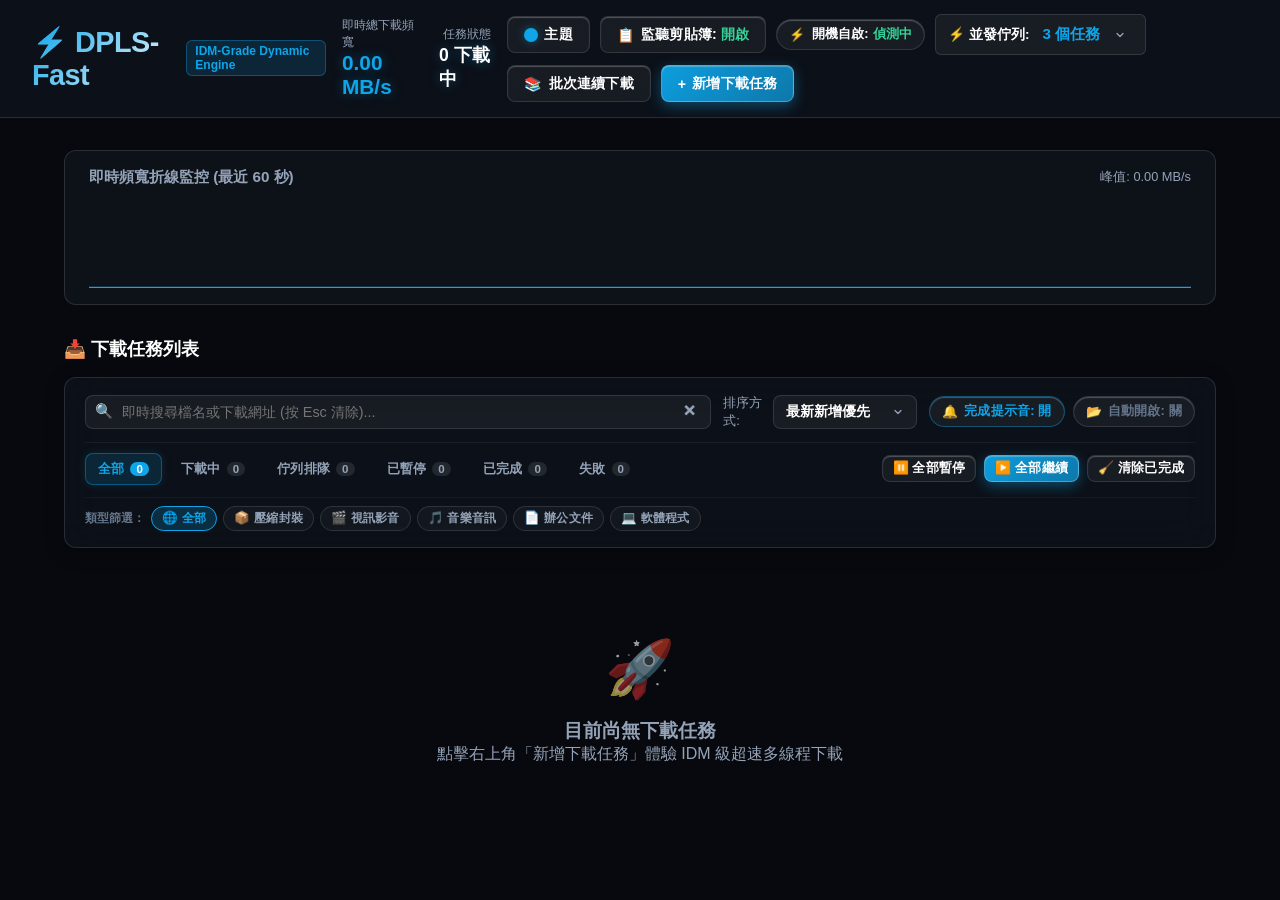
<file: web/index.html>
<!DOCTYPE html>
<html lang="zh-TW">
<head>
  <meta charset="UTF-8">
  <meta name="viewport" content="width=device-width, initial-scale=1.0">
  <title>DPLS-Fast | 極速多線程下載加速器</title>
  <style>
    :root {
      /* Obsidian & Crystal White Base (黑白極簡晶石底座) */
      --bg-primary: #07090e;
      --bg-secondary: rgba(14, 18, 26, 0.85);
      --bg-tertiary: rgba(255, 255, 255, 0.05);
      --border-color: rgba(255, 255, 255, 0.12);
      --border-focus: rgba(255, 255, 255, 0.28);
      --glass-surface: rgba(18, 22, 32, 0.65);
      --glass-blur: blur(28px) saturate(190%);
      --glass-specular: inset 0 1px 1px rgba(255, 255, 255, 0.25);
      --card-bg: rgba(16, 20, 29, 0.75);
      --text-main: #ffffff;
      --text-sub: #94a3b8;
      --text-muted: #64748b;
      --radius: 12px;
      --radius-sm: 8px;
      --radius-lg: 16px;

      /* Material Design Dynamic Theme Accent (可由使用者自訂) */
      --theme-accent: #0ea5e9;
      --theme-accent-rgb: 14, 165, 233;
      --theme-accent-glow: rgba(var(--theme-accent-rgb), 0.4);
      --theme-accent-gradient: linear-gradient(135deg, rgba(var(--theme-accent-rgb), 0.95) 0%, rgba(var(--theme-accent-rgb), 0.7) 100%);
      --theme-accent-text: #ffffff;

      --speed-color: var(--theme-accent);
      --speed-glow: var(--theme-accent-glow);
      --accent: var(--theme-accent);
      --accent-glow: var(--theme-accent-glow);
      --danger: #f43f5e;
      --warning: #f59e0b;
      --seg-active: var(--theme-accent);
      --seg-pending: rgba(255, 255, 255, 0.05);
      --seg-border: rgba(255, 255, 255, 0.1);
    }

    /* ========================================================
       Apple Jelly / Spring Physics Animation (果凍彈力動效)
       ======================================================== */
    @keyframes jelly-squish {
      0% { transform: scale(1, 1); }
      35% { transform: scale(0.92, 0.95); }
      60% { transform: scale(1.05, 1.02); }
      80% { transform: scale(0.98, 0.99); }
      100% { transform: scale(1, 1); }
    }

    @keyframes jelly-pop {
      0% {
        opacity: 0;
        transform: scale(0.86, 0.82) translateY(-10px);
      }
      50% {
        transform: scale(1.04, 1.03) translateY(3px);
      }
      75% {
        transform: scale(0.98, 0.99) translateY(-1px);
      }
      100% {
        opacity: 1;
        transform: scale(1, 1) translateY(0);
      }
    }

    @keyframes jelly-bounce {
      0% { transform: scale(0.6); }
      50% { transform: scale(1.22); }
      75% { transform: scale(0.92); }
      100% { transform: scale(1); }
    }

    /* Spring Physics for all interactive buttons and triggers */
    .btn-primary, .btn-secondary, .queue-setting-pill, .dpls-select-trigger, .theme-swatch-btn, .custom-checkbox-container {
      transition: all 0.25s cubic-bezier(0.34, 1.56, 0.64, 1), background-color 0.2s ease, border-color 0.2s ease, box-shadow 0.2s ease !important;
    }

    .btn-primary:hover, .btn-secondary:hover {
      transform: translateY(-2px) scale(1.02);
    }

    .btn-primary:active, .btn-secondary:active, .dpls-select-trigger:active, .btn-clear-mini:active, .custom-checkbox-container:active {
      transform: scale(0.92, 0.94) translateY(1px) !important;
      transition: transform 0.1s cubic-bezier(0.16, 1, 0.3, 1) !important;
    }

    * {
      box-sizing: border-box;
      margin: 0;
      padding: 0;
      font-family: -apple-system, BlinkMacSystemFont, "Segoe UI", Roboto, "Helvetica Neue", Arial, sans-serif;
    }

    body {
      background-color: var(--bg-primary);
      color: var(--text-main);
      min-height: 100vh;
      display: flex;
      flex-direction: column;
    }

    header {
      background-color: var(--bg-secondary);
      border-bottom: 1px solid var(--border-color);
      padding: 0.9rem 2rem;
      display: flex;
      align-items: center;
      justify-content: space-between;
      gap: 16px;
      position: sticky;
      top: 0;
      z-index: 100;
    }

    .brand {
      display: flex;
      align-items: center;
      gap: 12px;
    }

    .brand-logo {
      font-size: 1.8rem;
      background: linear-gradient(135deg, var(--theme-accent), #ffffff);
      -webkit-background-clip: text;
      -webkit-text-fill-color: transparent;
      font-weight: 800;
      letter-spacing: -0.5px;
    }

    .brand-badge {
      background: rgba(var(--theme-accent-rgb), 0.15);
      color: var(--theme-accent);
      border: 1px solid rgba(var(--theme-accent-rgb), 0.35);
      padding: 3px 8px;
      border-radius: 6px;
      font-size: 0.75rem;
      font-weight: 600;
    }

    .header-stats {
      display: flex;
      align-items: center;
      gap: 24px;
    }

    .stat-badge {
      display: flex;
      flex-direction: column;
      align-items: flex-end;
    }

    .stat-badge .label {
      font-size: 0.75rem;
      color: var(--text-sub);
      text-transform: uppercase;
    }

    .stat-badge .value {
      font-size: 1.3rem;
      font-weight: 700;
      color: var(--speed-color);
      text-shadow: 0 0 12px var(--speed-glow);
    }

    .header-actions {
      display: flex;
      align-items: center;
      gap: 10px;
      flex-wrap: wrap;
    }

    button {
      cursor: pointer;
      border: none;
      outline: none;
      border-radius: 8px;
      padding: 8px 16px;
      font-size: 0.88rem;
      font-weight: 600;
      letter-spacing: 0.2px;
      transition: all 0.2s ease;
      display: inline-flex;
      align-items: center;
      gap: 6px;
    }

    .btn-primary {
      background: var(--theme-accent-gradient);
      color: var(--theme-accent-text);
      box-shadow: 0 4px 14px var(--theme-accent-glow), var(--glass-specular);
      border: 1px solid rgba(255, 255, 255, 0.25);
    }
    .btn-primary:hover {
      filter: brightness(1.1);
      box-shadow: 0 6px 20px var(--theme-accent-glow), var(--glass-specular);
    }

    .btn-secondary {
      background: rgba(255, 255, 255, 0.05);
      backdrop-filter: blur(12px);
      -webkit-backdrop-filter: blur(12px);
      color: var(--text-main);
      border: 1px solid var(--border-color);
      box-shadow: var(--glass-specular);
    }
    .btn-secondary:hover {
      background: rgba(255, 255, 255, 0.1);
      border-color: rgba(255, 255, 255, 0.25);
      color: #fff;
    }

    .btn-danger {
      background-color: rgba(248, 81, 73, 0.15);
      color: var(--danger);
      border: 1px solid rgba(248, 81, 73, 0.3);
    }
    .btn-danger:hover {
      background-color: var(--danger);
      color: #fff;
    }

    .container {
      max-width: 1200px;
      margin: 2rem auto;
      padding: 0 1.5rem;
      flex: 1;
      width: 100%;
    }

    /* Speed Chart Section */
    .chart-container {
      background-color: var(--card-bg);
      border: 1px solid var(--border-color);
      border-radius: var(--radius);
      padding: 1rem 1.5rem;
      margin-bottom: 2rem;
    }

    .chart-header {
      display: flex;
      justify-content: space-between;
      align-items: center;
      margin-bottom: 10px;
    }

    .chart-title {
      font-size: 0.95rem;
      font-weight: 600;
      color: var(--text-sub);
    }

    canvas#speedChart {
      width: 100%;
      height: 90px;
      display: block;
    }

    /* ========================================================
       Task Management Toolbar: Search, Filters & Bulk Actions
       ======================================================== */
    .task-toolbar {
      background: var(--bg-secondary);
      border: 1px solid var(--border-color);
      border-radius: var(--radius);
      padding: 1rem 1.25rem;
      margin-bottom: 1.5rem;
      display: flex;
      flex-direction: column;
      gap: 12px;
      backdrop-filter: blur(20px);
      box-shadow: 0 4px 20px rgba(0, 0, 0, 0.25);
    }

    .toolbar-search-row {
      display: flex;
      align-items: center;
      gap: 12px;
      flex-wrap: wrap;
    }

    .search-box {
      flex: 1;
      min-width: 240px;
      position: relative;
      display: flex;
      align-items: center;
    }

    .search-box input {
      width: 100%;
      background: var(--bg-tertiary);
      border: 1px solid var(--border-color);
      border-radius: var(--radius-sm);
      padding: 8px 34px 8px 36px;
      color: var(--text-main);
      font-size: 0.9rem;
      transition: all 0.2s ease;
    }

    .search-box input:focus {
      border-color: var(--theme-accent);
      box-shadow: 0 0 0 3px var(--theme-accent-glow);
      outline: none;
    }

    .search-box .search-icon {
      position: absolute;
      left: 10px;
      font-size: 0.9rem;
      color: var(--text-sub);
      pointer-events: none;
    }

    .search-box .search-clear-btn {
      position: absolute;
      right: 8px;
      background: none;
      border: none;
      color: var(--text-sub);
      cursor: pointer;
      font-size: 0.85rem;
      padding: 2px 6px;
      border-radius: 50%;
    }

    .search-box .search-clear-btn:hover {
      color: var(--text-main);
      background: rgba(255, 255, 255, 0.1);
    }

    .toolbar-sort-box {
      display: flex;
      align-items: center;
      gap: 8px;
    }

    .toolbar-select {
      background: var(--bg-tertiary);
      border: 1px solid var(--border-color);
      border-radius: var(--radius-sm);
      padding: 7px 12px;
      color: var(--text-main);
      font-size: 0.85rem;
      font-weight: 600;
      outline: none;
      cursor: pointer;
    }

    .toolbar-select:focus {
      border-color: var(--theme-accent);
    }

    .automation-toggles {
      display: flex;
      align-items: center;
      gap: 8px;
    }

    .toggle-pill {
      font-size: 0.8rem;
      padding: 6px 12px;
      border-radius: 20px;
    }

    .toolbar-tabs-row {
      display: flex;
      align-items: center;
      justify-content: space-between;
      gap: 12px;
      flex-wrap: wrap;
      border-top: 1px solid rgba(255, 255, 255, 0.06);
      padding-top: 10px;
    }

    .status-tabs-group {
      display: flex;
      align-items: center;
      gap: 6px;
      flex-wrap: wrap;
    }

    .tab-chip {
      background: transparent;
      border: 1px solid transparent;
      color: var(--text-sub);
      padding: 6px 12px;
      border-radius: 8px;
      font-size: 0.84rem;
      font-weight: 600;
      display: inline-flex;
      align-items: center;
      gap: 6px;
      cursor: pointer;
      transition: all 0.2s cubic-bezier(0.34, 1.56, 0.64, 1);
    }

    .tab-chip:hover {
      background: rgba(255, 255, 255, 0.05);
      color: var(--text-main);
    }

    .tab-chip.active {
      background: rgba(var(--theme-accent-rgb), 0.15);
      border-color: rgba(var(--theme-accent-rgb), 0.4);
      color: var(--theme-accent);
      box-shadow: 0 0 10px rgba(var(--theme-accent-rgb), 0.15);
    }

    .tab-chip .badge {
      background: rgba(255, 255, 255, 0.1);
      color: var(--text-sub);
      font-size: 0.72rem;
      padding: 1px 6px;
      border-radius: 10px;
      font-weight: 700;
    }

    .tab-chip.active .badge {
      background: var(--theme-accent);
      color: #fff;
    }

    .bulk-actions-group {
      display: flex;
      align-items: center;
      gap: 8px;
    }

    .category-pills-row {
      display: flex;
      align-items: center;
      gap: 6px;
      flex-wrap: wrap;
      border-top: 1px solid rgba(255, 255, 255, 0.04);
      padding-top: 8px;
    }

    .cat-label {
      font-size: 0.78rem;
      color: var(--text-muted);
      font-weight: 600;
    }

    .cat-pill {
      background: rgba(255, 255, 255, 0.03);
      border: 1px solid var(--border-color);
      color: var(--text-sub);
      font-size: 0.78rem;
      font-weight: 600;
      padding: 3px 10px;
      border-radius: 14px;
      cursor: pointer;
      transition: all 0.2s ease;
    }

    .cat-pill:hover {
      background: rgba(255, 255, 255, 0.08);
      color: var(--text-main);
    }

    .cat-pill.active {
      background: rgba(var(--theme-accent-rgb), 0.2);
      border-color: var(--theme-accent);
      color: var(--theme-accent);
    }

    /* Task List */
    .section-title {
      font-size: 1.1rem;
      font-weight: 700;
      margin-bottom: 1rem;
      display: flex;
      align-items: center;
      gap: 8px;
    }

    .task-list {
      display: flex;
      flex-direction: column;
      gap: 16px;
    }

    .task-card {
      background-color: var(--card-bg);
      border: 1px solid var(--border-color);
      border-radius: var(--radius);
      padding: 1.25rem;
      transition: border-color 0.2s, box-shadow 0.2s;
    }

    .task-card:hover {
      border-color: var(--theme-accent);
      box-shadow: 0 4px 20px rgba(0, 0, 0, 0.3), 0 0 16px rgba(var(--theme-accent-rgb), 0.15);
    }

    .task-top {
      display: flex;
      justify-content: space-between;
      align-items: flex-start;
      margin-bottom: 12px;
    }

    .task-info {
      display: flex;
      align-items: center;
      gap: 12px;
    }

    .file-icon {
      font-size: 2rem;
      background: var(--bg-tertiary);
      width: 46px;
      height: 46px;
      border-radius: 8px;
      display: flex;
      align-items: center;
      justify-content: center;
      border: 1px solid var(--border-color);
    }

    .file-details h3 {
      font-size: 1.05rem;
      font-weight: 600;
      word-break: break-all;
    }

    .file-details .task-url {
      font-size: 0.8rem;
      color: var(--text-sub);
      max-width: 500px;
      white-space: nowrap;
      overflow: hidden;
      text-overflow: ellipsis;
    }

    .task-meta {
      display: flex;
      align-items: center;
      gap: 16px;
      font-size: 0.85rem;
      color: var(--text-sub);
    }

    .task-meta strong {
      color: var(--text-main);
    }

    .task-status-badge {
      padding: 3px 8px;
      border-radius: 12px;
      font-size: 0.75rem;
      font-weight: 700;
      text-transform: uppercase;
    }

    .status-downloading {
      background: rgba(46, 160, 67, 0.2);
      color: #3fb950;
      border: 1px solid rgba(46, 160, 67, 0.4);
    }

    .status-completed {
      background: rgba(88, 166, 255, 0.2);
      color: #58a6ff;
      border: 1px solid rgba(88, 166, 255, 0.4);
    }

    .status-paused {
      background: rgba(210, 153, 34, 0.2);
      color: #d29922;
      border: 1px solid rgba(210, 153, 34, 0.4);
    }

    .status-error {
      background: rgba(248, 81, 73, 0.2);
      color: #f85149;
      border: 1px solid rgba(248, 81, 73, 0.4);
    }

    .status-queued {
      background: rgba(234, 179, 8, 0.2);
      color: #eab308;
      border: 1px solid rgba(234, 179, 8, 0.4);
    }

    .status-scheduled {
      background: rgba(168, 85, 247, 0.2);
      color: #c084fc;
      border: 1px solid rgba(168, 85, 247, 0.4);
    }

    /* Overall Progress Bar */
    .progress-bar-bg {
      height: 8px;
      background-color: var(--bg-tertiary);
      border-radius: 4px;
      overflow: hidden;
      margin-bottom: 12px;
      position: relative;
    }

    .progress-bar-fill {
      height: 100%;
      background: var(--theme-accent-gradient);
      box-shadow: 0 0 10px var(--theme-accent-glow);
      width: 0%;
      transition: width 0.3s cubic-bezier(0.34, 1.56, 0.64, 1);
    }

    /* IDM Segment Visualizer */
    .segment-visualizer-container {
      margin-top: 14px;
      background-color: #0b0e14;
      padding: 10px;
      border-radius: 8px;
      border: 1px solid var(--border-color);
    }

    .segment-visualizer-header {
      display: flex;
      justify-content: space-between;
      font-size: 0.75rem;
      color: var(--text-sub);
      margin-bottom: 6px;
    }

    .segment-bar {
      display: flex;
      height: 22px;
      width: 100%;
      background-color: var(--bg-tertiary);
      border-radius: 4px;
      overflow: hidden;
      border: 1px solid var(--border-color);
      position: relative;
    }

    .segment-slice {
      position: absolute;
      top: 0;
      bottom: 0;
      border-right: 1px solid #161b22;
      box-sizing: border-box;
      transition: width 0.2s;
    }

    .segment-slice-downloaded {
      background: linear-gradient(180deg, #3fb950, #238636);
      height: 100%;
      transition: width 0.2s;
    }

    .segment-slice.active {
      animation: pulseActive 1.5s infinite;
    }

    @keyframes pulseActive {
      0% { filter: brightness(1); }
      50% { filter: brightness(1.35); }
      100% { filter: brightness(1); }
    }

    /* Controls */
    .task-actions {
      display: flex;
      gap: 8px;
      margin-top: 14px;
      justify-content: flex-end;
    }

    /* Modal */
    .modal-overlay {
      display: none;
      position: fixed;
      top: 0;
      left: 0;
      right: 0;
      bottom: 0;
      background: rgba(0, 0, 0, 0.75);
      backdrop-filter: blur(4px);
      z-index: 200;
      justify-content: center;
      align-items: center;
    }

    .modal-card {
      background-color: var(--bg-secondary);
      border: 1px solid var(--border-color);
      border-radius: var(--radius);
      width: 540px;
      max-width: 95%;
      padding: 1.75rem;
      box-shadow: 0 8px 30px rgba(0, 0, 0, 0.6);
    }

    .modal-card h2 {
      margin-bottom: 1.25rem;
      font-size: 1.3rem;
      display: flex;
      align-items: center;
      gap: 8px;
    }

    .form-group {
      margin-bottom: 1.2rem;
    }

    .form-group label {
      display: block;
      font-size: 0.85rem;
      color: var(--text-sub);
      margin-bottom: 6px;
      font-weight: 600;
    }

    .form-control {
      width: 100%;
      background-color: var(--bg-tertiary);
      border: 1px solid var(--border-color);
      border-radius: 6px;
      padding: 10px 12px;
      color: var(--text-main);
      font-size: 0.95rem;
    }
    .form-control:focus {
      border-color: var(--theme-accent);
      box-shadow: 0 0 0 3px var(--theme-accent-glow);
      outline: none;
    }

    .form-row {
      display: flex;
      gap: 12px;
    }

    .form-row .form-group {
      flex: 1;
    }

    .empty-state {
      text-align: center;
      padding: 4rem 1rem;
      color: var(--text-sub);
    }

    .empty-state-icon {
      font-size: 3.5rem;
      margin-bottom: 1rem;
      opacity: 0.6;
    }

    .queue-setting-pill {
      display: inline-flex;
      align-items: center;
      gap: 6px;
      background: var(--bg-tertiary);
      border: 1px solid var(--border-color);
      padding: 6px 12px;
      border-radius: 6px;
      font-size: 0.85rem;
      font-weight: 600;
    }
    .queue-setting-pill select {
      background: transparent;
      border: none;
      color: var(--theme-accent);
      font-weight: 700;
      outline: none;
      cursor: pointer;
    }

    /* Batch Modal Tabs & Previews */
    .batch-tabs {
      display: flex;
      gap: 8px;
      margin-bottom: 14px;
      border-bottom: 1px solid var(--border-color);
      padding-bottom: 10px;
    }
    .batch-tab {
      background: transparent;
      border: 1px solid transparent;
      color: var(--text-sub);
      padding: 6px 14px;
      border-radius: 6px;
      font-size: 0.88rem;
      cursor: pointer;
      transition: all 0.2s cubic-bezier(0.34, 1.56, 0.64, 1);
    }
    .batch-tab:active {
      transform: scale(0.94);
    }
    .batch-tab.active {
      background: rgba(var(--theme-accent-rgb), 0.15);
      border-color: rgba(var(--theme-accent-rgb), 0.4);
      color: var(--theme-accent);
    }
    .batch-preview-box {
      background: #0d1117;
      border: 1px solid var(--border-color);
      border-radius: 6px;
      padding: 10px 12px;
      margin-top: 10px;
    }
    .batch-preview-header {
      display: flex;
      justify-content: space-between;
      align-items: center;
      font-size: 0.8rem;
      color: var(--text-sub);
      margin-bottom: 6px;
    }
    .batch-preview-list {
      max-height: 120px;
      overflow-y: auto;
      font-family: monospace;
      font-size: 0.78rem;
      color: #7ee787;
      line-height: 1.5;
      white-space: pre-wrap;
      word-break: break-all;
    }
    .btn-clear-mini {
      background: transparent;
      border: none;
      color: var(--danger);
      font-size: 0.75rem;
      cursor: pointer;
      padding: 2px 6px;
    }

    /* Clipboard Toast */
    .clipboard-toast {
      position: fixed;
      bottom: 24px;
      right: 24px;
      z-index: 99999;
      background: rgba(22, 27, 34, 0.92);
      backdrop-filter: blur(20px);
      border: 1px solid rgba(88, 166, 255, 0.5);
      box-shadow: 0 10px 30px rgba(0, 0, 0, 0.6), inset 0 1px 1px rgba(255, 255, 255, 0.2);
      border-radius: 12px;
      padding: 14px 18px;
      max-width: 420px;
      animation: toast-slide 0.3s cubic-bezier(0.16, 1, 0.3, 1);
    }
    @keyframes toast-slide {
      from { transform: translateY(50px); opacity: 0; }
      to { transform: translateY(0); opacity: 1; }
    }
    .toast-content {
      display: flex;
      align-items: flex-start;
      gap: 12px;
      margin-bottom: 10px;
    }
    .toast-icon {
      font-size: 1.5rem;
    }
    .toast-body {
      flex: 1;
      overflow: hidden;
    }
    .toast-title {
      font-size: 0.88rem;
      font-weight: 700;
      color: var(--theme-accent);
      margin-bottom: 2px;
    }
    .toast-url {
      font-size: 0.76rem;
      color: var(--text-sub);
      overflow: hidden;
      text-overflow: ellipsis;
      white-space: nowrap;
      font-family: monospace;
    }
    .toast-actions {
      display: flex;
      gap: 8px;
      align-items: center;
      justify-content: flex-end;
    }
    .btn-sm {
      padding: 4px 10px;
      font-size: 0.8rem;
    }
    .btn-close-toast {
      background: transparent;
      border: none;
      color: var(--text-sub);
      font-size: 1rem;
      cursor: pointer;
      padding: 2px 6px;
    }
    /* ========================================================
       Liquid Glass Custom Dropdown (自製毛玻璃下拉選單)
       ======================================================== */
    .dpls-hidden-select {
      position: absolute !important;
      opacity: 0 !important;
      pointer-events: none !important;
      width: 1px !important;
      height: 1px !important;
      overflow: hidden !important;
      clip: rect(0, 0, 0, 0) !important;
      white-space: nowrap !important;
      border: 0 !important;
      margin: -1px !important;
      padding: 0 !important;
    }

    .dpls-select-wrapper {
      position: relative;
      display: block;
      width: 100%;
    }
    .dpls-select-wrapper.inline-select {
      display: inline-block;
      width: auto;
    }

    .dpls-select-trigger {
      display: flex !important;
      align-items: center !important;
      justify-content: space-between !important;
      cursor: pointer !important;
      user-select: none !important;
      transition: all 0.2s cubic-bezier(0.16, 1, 0.3, 1) !important;
      text-align: left;
      outline: none !important;
    }

    .dpls-select-trigger:focus,
    .dpls-select-trigger.is-open {
      border-color: var(--theme-accent) !important;
      box-shadow: 0 0 0 3px rgba(var(--theme-accent-rgb), 0.25) !important;
    }

    .dpls-select-wrapper.inline-select .dpls-select-trigger {
      background: transparent !important;
      border: 1px solid transparent !important;
      color: var(--theme-accent) !important;
      padding: 2px 6px !important;
      font-weight: 700 !important;
      border-radius: 4px !important;
      box-shadow: none !important;
      gap: 6px;
    }
    .dpls-select-wrapper.inline-select .dpls-select-trigger:hover,
    .dpls-select-wrapper.inline-select .dpls-select-trigger.is-open {
      background: rgba(var(--theme-accent-rgb), 0.12) !important;
      border-color: rgba(var(--theme-accent-rgb), 0.3) !important;
    }

    .dpls-select-val {
      overflow: hidden;
      text-overflow: ellipsis;
      white-space: nowrap;
      flex: 1;
    }

    .dpls-select-arrow {
      margin-left: 8px;
      display: inline-flex;
      align-items: center;
      justify-content: center;
      color: var(--text-sub);
      transition: transform 0.25s cubic-bezier(0.16, 1, 0.3, 1), color 0.2s;
      flex-shrink: 0;
    }
    .dpls-select-trigger:hover .dpls-select-arrow,
    .dpls-select-trigger.is-open .dpls-select-arrow {
      color: var(--theme-accent);
    }
    .dpls-select-trigger.is-open .dpls-select-arrow {
      transform: rotate(180deg);
    }

    .dpls-select-menu {
      position: fixed;
      background: rgba(14, 18, 26, 0.95);
      backdrop-filter: blur(28px) saturate(190%);
      -webkit-backdrop-filter: blur(28px) saturate(190%);
      border: 1px solid rgba(var(--theme-accent-rgb), 0.35);
      border-radius: 12px;
      box-shadow: 0 20px 48px rgba(0, 0, 0, 0.8), 0 0 0 1px rgba(255, 255, 255, 0.1);
      padding: 6px;
      z-index: 999999;
      max-height: 250px;
      overflow-y: auto;
      opacity: 0;
      pointer-events: none;
      visibility: hidden;
      transition: opacity 0.18s cubic-bezier(0.16, 1, 0.3, 1), transform 0.18s cubic-bezier(0.16, 1, 0.3, 1), visibility 0.18s;
      box-sizing: border-box;
      transform-origin: top left;
    }

    .dpls-select-menu.is-open {
      opacity: 1;
      pointer-events: auto;
      visibility: visible;
      animation: jelly-pop 0.32s cubic-bezier(0.34, 1.56, 0.64, 1) forwards;
    }

    .dpls-select-menu::-webkit-scrollbar {
      width: 5px;
    }
    .dpls-select-menu::-webkit-scrollbar-track {
      background: transparent;
    }
    .dpls-select-menu::-webkit-scrollbar-thumb {
      background: rgba(255, 255, 255, 0.2);
      border-radius: 6px;
    }
    .dpls-select-menu::-webkit-scrollbar-thumb:hover {
      background: var(--theme-accent);
    }

    .dpls-select-option {
      padding: 8px 12px;
      font-size: 0.86rem;
      color: var(--text-main);
      border-radius: 6px;
      cursor: pointer;
      display: flex;
      align-items: center;
      justify-content: space-between;
      gap: 12px;
      transition: all 0.2s cubic-bezier(0.34, 1.56, 0.64, 1);
      margin-bottom: 2px;
      user-select: none;
    }
    .dpls-select-option:last-child {
      margin-bottom: 0;
    }
    .dpls-select-option:hover {
      background: rgba(var(--theme-accent-rgb), 0.18);
      color: var(--theme-accent);
      transform: translateX(4px);
    }
    .dpls-select-option.is-selected {
      background: rgba(var(--theme-accent-rgb), 0.25);
      color: var(--theme-accent);
      font-weight: 600;
    }
    .dpls-select-check {
      font-size: 0.9rem;
      color: var(--theme-accent);
      opacity: 0;
      transform: scale(0.6);
      transition: all 0.15s ease;
    }
    .dpls-select-option.is-selected .dpls-select-check {
      opacity: 1;
      transform: scale(1);
    }

    /* ========================================================
       Liquid Glass Custom Checkbox (自製毛玻璃自定義勾選方塊)
       ======================================================== */
    input[type="checkbox"] {
      -webkit-appearance: none;
      -moz-appearance: none;
      appearance: none;
      width: 18px;
      height: 18px;
      min-width: 18px;
      min-height: 18px;
      border-radius: 5px;
      background: rgba(15, 23, 42, 0.65);
      backdrop-filter: blur(8px);
      -webkit-backdrop-filter: blur(8px);
      border: 1.5px solid rgba(255, 255, 255, 0.22);
      cursor: pointer;
      position: relative;
      display: inline-flex;
      align-items: center;
      justify-content: center;
      vertical-align: middle;
      transition: all 0.2s cubic-bezier(0.16, 1, 0.3, 1);
      outline: none;
      box-shadow: inset 0 1px 2px rgba(0, 0, 0, 0.4), 0 1px 3px rgba(0, 0, 0, 0.2);
      margin: 0;
      flex-shrink: 0;
    }

    input[type="checkbox"]:hover {
      border-color: var(--theme-accent);
      background: rgba(22, 27, 34, 0.85);
      box-shadow: 0 0 10px var(--theme-accent-glow), inset 0 1px 2px rgba(0, 0, 0, 0.3);
      transform: scale(1.05);
    }

    input[type="checkbox"]:focus-visible {
      border-color: var(--theme-accent);
      box-shadow: 0 0 0 3px rgba(var(--theme-accent-rgb), 0.3);
    }

    input[type="checkbox"]:checked {
      background: var(--theme-accent-gradient);
      border-color: rgba(255, 255, 255, 0.4);
      box-shadow: 0 0 12px var(--theme-accent-glow), inset 0 1px 1px rgba(255, 255, 255, 0.5);
      transform: scale(1);
      animation: jelly-bounce 0.3s cubic-bezier(0.34, 1.56, 0.64, 1);
    }

    input[type="checkbox"]::after {
      content: "";
      position: absolute;
      width: 5px;
      height: 9px;
      border: solid var(--theme-accent-text);
      border-width: 0 2px 2px 0;
      transform: rotate(45deg) scale(0);
      margin-bottom: 2px;
      transition: transform 0.22s cubic-bezier(0.175, 0.885, 0.32, 1.275);
    }

    input[type="checkbox"]:checked::after {
      transform: rotate(45deg) scale(1);
    }

    input[type="checkbox"]:active {
      transform: scale(0.92);
    }

    .custom-checkbox-container {
      display: inline-flex;
      align-items: center;
      gap: 10px;
      cursor: pointer;
      user-select: none;
      padding: 6px 12px;
      border-radius: 8px;
      background: rgba(var(--theme-accent-rgb), 0.06);
      border: 1px solid rgba(var(--theme-accent-rgb), 0.2);
      transition: all 0.2s cubic-bezier(0.34, 1.56, 0.64, 1);
      font-size: 0.88rem;
      color: var(--theme-accent);
      font-weight: 600;
    }
    .custom-checkbox-container:hover {
      background: rgba(var(--theme-accent-rgb), 0.14);
      border-color: rgba(var(--theme-accent-rgb), 0.4);
      transform: scale(1.02);
    }

    /* ========================================================
       Material Design Dynamic Theme Switcher (主題色彩調色盤)
       ======================================================== */
    .theme-picker-container {
      position: relative;
      display: inline-block;
    }

    .theme-dot-preview {
      width: 14px;
      height: 14px;
      border-radius: 50%;
      background: var(--theme-accent);
      box-shadow: 0 0 10px var(--theme-accent-glow);
      display: inline-block;
      transition: transform 0.25s cubic-bezier(0.34, 1.56, 0.64, 1);
    }

    #btnThemeToggle:hover .theme-dot-preview {
      transform: scale(1.25);
    }

    .theme-menu-popover {
      position: absolute;
      top: calc(100% + 8px);
      right: 0;
      width: 280px;
      background: rgba(14, 18, 26, 0.94);
      backdrop-filter: blur(28px) saturate(190%);
      -webkit-backdrop-filter: blur(28px) saturate(190%);
      border: 1px solid rgba(255, 255, 255, 0.16);
      border-radius: 14px;
      box-shadow: 0 20px 48px rgba(0, 0, 0, 0.8), 0 0 0 1px rgba(var(--theme-accent-rgb), 0.25);
      padding: 14px;
      z-index: 10001;
      display: none;
      flex-direction: column;
      gap: 12px;
      transform-origin: top right;
      animation: jelly-pop 0.3s cubic-bezier(0.34, 1.56, 0.64, 1);
    }

    .theme-menu-popover.is-open {
      display: flex;
    }

    .theme-menu-header {
      display: flex;
      justify-content: space-between;
      align-items: center;
      border-bottom: 1px solid rgba(255, 255, 255, 0.1);
      padding-bottom: 8px;
    }

    .theme-menu-header span:first-child {
      font-size: 0.88rem;
      font-weight: 700;
      color: #fff;
    }

    .theme-swatches-grid {
      display: grid;
      grid-template-columns: repeat(3, 1fr);
      gap: 8px;
    }

    .theme-swatch-btn {
      display: flex;
      flex-direction: column;
      align-items: center;
      gap: 6px;
      padding: 8px 6px;
      background: rgba(255, 255, 255, 0.04);
      border: 1px solid rgba(255, 255, 255, 0.08);
      border-radius: 8px;
      cursor: pointer;
      transition: all 0.2s cubic-bezier(0.34, 1.56, 0.64, 1);
    }

    .theme-swatch-btn:hover {
      background: rgba(255, 255, 255, 0.1);
      border-color: rgba(255, 255, 255, 0.25);
      transform: scale(1.05);
    }

    .theme-swatch-btn:active {
      transform: scale(0.92);
    }

    .theme-swatch-btn.is-active {
      border-color: var(--theme-accent);
      background: rgba(var(--theme-accent-rgb), 0.15);
      box-shadow: 0 0 12px var(--theme-accent-glow);
    }

    .swatch-circle {
      width: 22px;
      height: 22px;
      border-radius: 50%;
      box-shadow: 0 2px 6px rgba(0, 0, 0, 0.4), inset 0 1px 1px rgba(255, 255, 255, 0.4);
      display: block;
      transition: transform 0.2s ease;
    }

    .theme-swatch-btn:hover .swatch-circle {
      transform: scale(1.1);
    }

    .swatch-name {
      font-size: 0.72rem;
      color: var(--text-sub);
      font-weight: 600;
    }

    .theme-custom-picker-row {
      display: flex;
      align-items: center;
      justify-content: space-between;
      background: rgba(255, 255, 255, 0.03);
      padding: 8px 12px;
      border-radius: 8px;
      border: 1px solid rgba(255, 255, 255, 0.08);
    }

    .theme-custom-picker-row input[type="color"] {
      -webkit-appearance: none;
      border: none;
      width: 28px;
      height: 28px;
      border-radius: 50%;
      cursor: pointer;
      background: none;
      padding: 0;
    }
    .theme-custom-picker-row input[type="color"]::-webkit-color-swatch-wrapper {
      padding: 0;
    }
    .theme-custom-picker-row input[type="color"]::-webkit-color-swatch {
      border: 2px solid rgba(255, 255, 255, 0.4);
      border-radius: 50%;
      box-shadow: 0 2px 6px rgba(0, 0, 0, 0.5);
    }
  </style>
</head>
<body>

  <header>
    <div class="brand">
      <div class="brand-logo">⚡ DPLS-Fast</div>
      <span class="brand-badge">IDM-Grade Dynamic Engine</span>
    </div>

    <div class="header-stats">
      <div class="stat-badge">
        <span class="label">即時總下載頻寬</span>
        <span class="value" id="globalSpeed">0.00 MB/s</span>
      </div>
      <div class="stat-badge">
        <span class="label">任務狀態</span>
        <span class="value" style="color: var(--text-main); font-size: 1.1rem;" id="taskCounts">0 下載中</span>
      </div>
    </div>

    <div class="header-actions">
      <!-- Theme Switcher Popover Button -->
      <div class="theme-picker-container" id="themePickerContainer">
        <button class="btn-secondary" id="btnThemeToggle" onclick="toggleThemeMenu(event)" title="切換動態主題色彩">
          <span class="theme-dot-preview" id="themeCurrentDot"></span>
          <span>主題</span>
        </button>
        <div class="theme-menu-popover" id="themeMenuPopover">
          <div class="theme-menu-header">
            <span>🎨 個性化外觀主題</span>
            <span style="font-size: 0.75rem; color: var(--text-muted);">Liquid Glass</span>
          </div>
          <div class="theme-swatches-grid">
            <button class="theme-swatch-btn" onclick="setAppTheme('#0ea5e9', 'Cyber Cyan')" title="Cyber Cyan">
              <span class="swatch-circle" style="background: #0ea5e9;"></span>
              <span class="swatch-name">Cyber Cyan</span>
            </button>
            <button class="theme-swatch-btn" onclick="setAppTheme('#8b5cf6', 'Electric Violet')" title="Electric Violet">
              <span class="swatch-circle" style="background: #8b5cf6;"></span>
              <span class="swatch-name">Violet</span>
            </button>
            <button class="theme-swatch-btn" onclick="setAppTheme('#10b981', 'Emerald Jade')" title="Emerald Jade">
              <span class="swatch-circle" style="background: #10b981;"></span>
              <span class="swatch-name">Emerald</span>
            </button>
            <button class="theme-swatch-btn" onclick="setAppTheme('#f59e0b', 'Sunset Amber')" title="Sunset Amber">
              <span class="swatch-circle" style="background: #f59e0b;"></span>
              <span class="swatch-name">Sunset</span>
            </button>
            <button class="theme-swatch-btn" onclick="setAppTheme('#f43f5e', 'Rose Crimson')" title="Rose Crimson">
              <span class="swatch-circle" style="background: #f43f5e;"></span>
              <span class="swatch-name">Rose</span>
            </button>
            <button class="theme-swatch-btn" onclick="setAppTheme('#e2e8f0', 'Obsidian White')" title="Obsidian White">
              <span class="swatch-circle" style="background: #e2e8f0;"></span>
              <span class="swatch-name">White</span>
            </button>
          </div>
          <div class="theme-custom-picker-row">
            <span style="font-size: 0.8rem; color: var(--text-sub);">自訂色相</span>
            <input type="color" id="themeCustomColorPicker" value="#0ea5e9" oninput="setAppTheme(this.value, 'Custom')">
          </div>
        </div>
      </div>

      <!-- Clipboard Monitor Toggle -->
      <button class="btn-secondary" id="btnClipboardMonitor" onclick="toggleClipboardMonitor()" title="自動監聽系統剪貼簿下載連結">
        <span id="clipboardIcon">📋</span> <span>監聽剪貼簿: <b id="clipboardStatusText" style="color: #34d399;">開啟</b></span>
      </button>

      <!-- Autostart Toggle -->
      <button class="btn-secondary toggle-pill" id="btnAutostartToggle" onclick="toggleAutostartSetting()" title="開機自動常駐系統背景">
        <span id="autostartIcon">⚡</span> <span>開機自啟: <b id="autostartStatusText" style="color: #34d399;">偵測中</b></span>
      </button>

      <!-- Queue Concurrency Setting -->
      <div class="queue-setting-pill" title="設定同時最大下載任務數">
        <span>⚡ 並發佇列:</span>
        <select id="selectMaxConcurrent" onchange="updateQueueConcurrency(this.value)">
          <option value="1">1 個任務</option>
          <option value="2">2 個任務</option>
          <option value="3" selected>3 個任務</option>
          <option value="5">5 個任務</option>
          <option value="8">8 個任務</option>
          <option value="10">10 個任務</option>
        </select>
      </div>

      <!-- Batch Download Button -->
      <button class="btn-secondary" onclick="openBatchModal()">
        <span>📚</span> 批次連續下載
      </button>

      <button class="btn-primary" onclick="openNewTaskModal()">
        <span>+</span> 新增下載任務
      </button>
    </div>
  </header>

  <div class="container">
    <!-- Real-time Speed Canvas -->
    <div class="chart-container">
      <div class="chart-header">
        <span class="chart-title">即時頻寬折線監控 (最近 60 秒)</span>
        <span id="chartPeak" style="font-size: 0.8rem; color: var(--text-sub);">峰值: 0.00 MB/s</span>
      </div>
      <canvas id="speedChart"></canvas>
    </div>

    <div class="section-title">
      <span>📥 下載任務列表</span>
    </div>

    <!-- Task Management Toolbar: Search, Filters & Bulk Actions -->
    <div class="task-toolbar">
      <!-- Search & Filters Row -->
      <div class="toolbar-search-row">
        <div class="search-box">
          <span class="search-icon">🔍</span>
          <input type="text" id="taskSearchInput" placeholder="即時搜尋檔名或下載網址 (按 Esc 清除)..." oninput="onFilterChange()" onkeydown="if(event.key==='Escape'){this.value='';onFilterChange();}">
          <button class="search-clear-btn" id="searchClearBtn" onclick="document.getElementById('taskSearchInput').value='';onFilterChange();" title="清除搜尋">✕</button>
        </div>

        <!-- Sort Select -->
        <div class="toolbar-sort-box">
          <span style="font-size: 0.82rem; color: var(--text-sub);">排序方式:</span>
          <select id="taskSortSelect" class="toolbar-select" onchange="onFilterChange()">
            <option value="time-desc">最新新增優先</option>
            <option value="time-asc">最舊新增優先</option>
            <option value="size-desc">檔案大小 (大至小)</option>
            <option value="size-asc">檔案大小 (小至大)</option>
            <option value="progress-desc">下載進度 (高至低)</option>
            <option value="speed-desc">傳輸速度 (快至慢)</option>
            <option value="name-asc">檔案名稱 (A - Z)</option>
          </select>
        </div>

        <!-- Automation toggles -->
        <div class="automation-toggles">
          <button class="btn-secondary toggle-pill" id="toggleSoundChime" onclick="toggleSoundChime()" title="下載完成時播放提示音效">
            <span id="soundChimeIcon">🔔</span> <span id="soundChimeText">完成提示音: 開</span>
          </button>
          <button class="btn-secondary toggle-pill" id="toggleAutoOpen" onclick="toggleAutoOpenFile()" title="下載完成時自動開啟檔案">
            <span id="autoOpenIcon">📂</span> <span id="autoOpenText">自動開啟: 關</span>
          </button>
        </div>
      </div>

      <!-- Status and Bulk Actions Row -->
      <div class="toolbar-tabs-row">
        <div class="status-tabs-group" id="statusTabsGroup">
          <button class="tab-chip active" data-status="all" onclick="selectStatusTab('all')">
            <span>全部</span> <span class="badge" id="badgeAll">0</span>
          </button>
          <button class="tab-chip" data-status="downloading" onclick="selectStatusTab('downloading')">
            <span>下載中</span> <span class="badge" id="badgeDownloading">0</span>
          </button>
          <button class="tab-chip" data-status="queued" onclick="selectStatusTab('queued')">
            <span>佇列排隊</span> <span class="badge" id="badgeQueued">0</span>
          </button>
          <button class="tab-chip" data-status="paused" onclick="selectStatusTab('paused')">
            <span>已暫停</span> <span class="badge" id="badgePaused">0</span>
          </button>
          <button class="tab-chip" data-status="completed" onclick="selectStatusTab('completed')">
            <span>已完成</span> <span class="badge" id="badgeCompleted">0</span>
          </button>
          <button class="tab-chip" data-status="error" onclick="selectStatusTab('error')">
            <span>失敗</span> <span class="badge" id="badgeError">0</span>
          </button>
        </div>

        <!-- Bulk Action Buttons -->
        <div class="bulk-actions-group">
          <button class="btn-secondary btn-sm" onclick="pauseAllTasks()" title="暫停所有正在下載中的任務">
            ⏸️ 全部暫停
          </button>
          <button class="btn-primary btn-sm" onclick="resumeAllTasks()" title="啟動/繼續所有排隊與暫停任務">
            ▶️ 全部繼續
          </button>
          <button class="btn-secondary btn-sm" onclick="clearCompletedTasks()" title="清除所有已完成的任務紀錄">
            🧹 清除已完成
          </button>
        </div>
      </div>

      <!-- Category Filter Pills -->
      <div class="category-pills-row" id="categoryPillsRow">
        <span class="cat-label">類型篩選：</span>
        <button class="cat-pill active" data-cat="all" onclick="selectCategoryPill('all')">🌐 全部</button>
        <button class="cat-pill" data-cat="compressed" onclick="selectCategoryPill('compressed')">📦 壓縮封裝</button>
        <button class="cat-pill" data-cat="video" onclick="selectCategoryPill('video')">🎬 視訊影音</button>
        <button class="cat-pill" data-cat="audio" onclick="selectCategoryPill('audio')">🎵 音樂音訊</button>
        <button class="cat-pill" data-cat="document" onclick="selectCategoryPill('document')">📄 辦公文件</button>
        <button class="cat-pill" data-cat="program" onclick="selectCategoryPill('program')">💻 軟體程式</button>
      </div>
    </div>

    <div class="task-list" id="taskList">
      <!-- Dynamically filled -->
      <div class="empty-state" id="emptyState">
        <div class="empty-state-icon">🚀</div>
        <h3>目前尚無下載任務</h3>
        <p>點擊右上角「新增下載任務」體驗 IDM 級超速多線程下載</p>
      </div>
    </div>
  </div>

  <!-- Hash Checksum Modal -->
  <div class="modal-overlay" id="hashVerifierModal">
    <div class="modal-card" style="max-width: 560px;">
      <h2>🛡️ 檔案雜湊完整性檢驗</h2>
      <div style="font-size: 0.88rem; color: var(--text-sub); margin-bottom: 12px; word-break: break-all;" id="hashModalFilename"></div>
      
      <div class="form-group">
        <label>SHA-256 數位指紋 (由伺服器即時運算)</label>
        <div style="display: flex; gap: 8px;">
          <input type="text" id="hashSha256Result" class="form-control" readonly placeholder="計算中..." style="font-family: monospace; font-size: 0.82rem;">
          <button type="button" class="btn-secondary" onclick="copyHashResult()" title="複製 SHA-256">📋 複製</button>
        </div>
      </div>

      <div class="form-group">
        <label>官方/預期雜湊碼 (貼上後自動比對)</label>
        <input type="text" id="hashExpectedInput" class="form-control" placeholder="在此貼上發行者提供的 SHA-256 雜湊碼進行自動比對..." oninput="verifyHashMatch()" style="font-family: monospace; font-size: 0.82rem;">
      </div>

      <div id="hashMatchResultBox" style="display: none; padding: 10px 14px; border-radius: 8px; font-weight: 700; font-size: 0.88rem; margin-bottom: 14px;"></div>

      <div style="display: flex; justify-content: flex-end; gap: 10px;">
        <button type="button" class="btn-secondary" onclick="closeHashModal()">關閉</button>
      </div>
    </div>
  </div>

  <!-- New Task Modal -->
  <div class="modal-overlay" id="newTaskModal">
    <div class="modal-card">
      <h2>🚀 建立檔案傳輸任務</h2>
      <div class="form-group">
        <label>目標傳輸 URL</label>
        <input type="url" id="inputUrl" class="form-control" placeholder="https://example.com/large-file.zip" required>
      </div>
      <div class="form-row">
        <div class="form-group">
          <label>並行連線線程數 (Parallel Threads)</label>
          <select id="inputConnections" class="form-control">
            <option value="4">4 併發連線 (低負載模式)</option>
            <option value="8">8 併發連線 (均衡傳輸模式)</option>
            <option value="16">16 併發連線 (標準多線程)</option>
            <option value="32">32 併發連線 (高速並行傳輸)</option>
            <option value="64" selected>64 併發連線 (極速多路復用 - 推薦)</option>
            <option value="128">128 併發連線 (極限頻寬滿載)</option>
          </select>
        </div>
        <div class="form-group">
          <label>另存檔案名稱 (可選)</label>
          <input type="text" id="inputFilename" class="form-control" placeholder="留空由伺服器自動探測">
        </div>
      </div>
      <div class="form-group">
        <label>儲存目標路徑 (可選)</label>
        <div style="display: flex; gap: 8px;">
          <input type="text" id="inputOutputDir" class="form-control" placeholder="留空使用預設 Downloads 目錄" style="flex: 1;">
          <button type="button" class="btn-secondary" style="white-space: nowrap;" onclick="browseModalDir()">📂 瀏覽...</button>
        </div>
        <div style="display: flex; gap: 6px; margin-top: 6px; flex-wrap: wrap;">
          <span style="font-size: 0.72rem; color: #8b949e; align-self: center;">常用路徑：</span>
          <button type="button" class="btn-secondary" style="font-size: 0.72rem; padding: 2px 8px;" onclick="applySystemDir('downloads')">⬇️ 下載</button>
          <button type="button" class="btn-secondary" style="font-size: 0.72rem; padding: 2px 8px;" onclick="applySystemDir('desktop')">🖥️ 桌面</button>
          <button type="button" class="btn-secondary" style="font-size: 0.72rem; padding: 2px 8px;" onclick="applySystemDir('documents')">📄 文件</button>
          <button type="button" class="btn-secondary" style="font-size: 0.72rem; padding: 2px 8px;" onclick="applySystemDir('videos')">🎬 影片</button>
          <button type="button" class="btn-secondary" style="font-size: 0.72rem; padding: 2px 8px;" onclick="applySystemDir('music')">🎵 音樂</button>
        </div>
      </div>
      <div class="form-group" style="margin-top: 10px;">
        <label class="custom-checkbox-container">
          <input type="checkbox" id="chkNewTaskScheduled" onchange="document.getElementById('newTaskScheduleBox').style.display = this.checked ? 'block' : 'none'">
          <span>⏰ 預約排程定時啟動 (Scheduled Start)</span>
        </label>
        <div id="newTaskScheduleBox" style="display: none; margin-top: 8px;">
          <input type="datetime-local" id="inputNewTaskScheduledTime" class="form-control">
        </div>
      </div>
      <div id="modalProbeInfo" style="display: none; background: #0d1117; border: 1px solid #30363d; border-radius: 6px; padding: 10px 14px; margin-top: 1rem; font-size: 0.82rem; justify-content: space-between; align-items: center;">
        <div>
          <span style="color: #8b949e;">資源大小: </span>
          <strong id="modalFileSize" style="color: var(--theme-accent);">--</strong>
        </div>
        <div>
          <span style="color: #8b949e;">HTTP Range 支援: </span>
          <strong id="modalRangeSupport" style="color: #3fb950;">--</strong>
        </div>
      </div>
      <div style="display: flex; justify-content: space-between; align-items: center; margin-top: 1.5rem;">
        <button class="btn-secondary" onclick="closeNewTaskModal()">取消</button>
        <div style="display: flex; gap: 10px;">
          <button class="btn-secondary" style="color: #d29922; border-color: rgba(210, 153, 34, 0.4);" onclick="submitNewTask(false)">⏳ 排入待傳佇列</button>
          <button class="btn-primary" onclick="submitNewTask(true)">🚀 開始傳輸</button>
        </div>
      </div>
    </div>
  </div>

  <!-- Batch Download Modal -->
  <div class="modal-overlay" id="batchTaskModal" style="display: none;">
    <div class="modal-card" style="max-width: 650px;">
      <h2>📚 批次連續下載與序號生成器</h2>
      
      <div class="batch-tabs">
        <button type="button" class="batch-tab active" id="tabMultilineBtn" onclick="switchBatchTab('multiline')">📋 多行網址貼上</button>
        <button type="button" class="batch-tab" id="tabPatternBtn" onclick="switchBatchTab('pattern')">⚡ 通配符序號生成器</button>
      </div>

      <!-- Tab 1: Multiline -->
      <div id="batchTabMultiline">
        <div class="form-group">
          <label>請貼上多行下載網址 (每行一條 URL)</label>
          <textarea id="batchUrlsInput" class="form-control" rows="5" placeholder="https://example.com/file1.zip&#10;https://example.com/file2.zip&#10;https://example.com/file3.zip" oninput="updateBatchPreview()"></textarea>
        </div>
      </div>

      <!-- Tab 2: Pattern Generator -->
      <div id="batchTabPattern" style="display: none;">
        <div class="form-group">
          <label>網址規則 (使用 [*] 或 [01-20] 作為序號替換標記)</label>
          <input type="text" id="patternBaseUrl" class="form-control" placeholder="https://example.com/archive_[*].zip" value="https://example.com/file_[*].zip">
        </div>
        <div class="form-row">
          <div class="form-group">
            <label>起始編號</label>
            <input type="number" id="patternStart" class="form-control" value="1" min="0">
          </div>
          <div class="form-group">
            <label>結束編號</label>
            <input type="number" id="patternEnd" class="form-control" value="10" min="1">
          </div>
          <div class="form-group">
            <label>位數補零</label>
            <select id="patternDigits" class="form-control">
              <option value="1">不補零 (1, 2, ... 10)</option>
              <option value="2" selected>2 位數 (01, 02, ... 10)</option>
              <option value="3">3 位數 (001, 002, ... 010)</option>
              <option value="4">4 位數 (0001, 0002...)</option>
            </select>
          </div>
        </div>
        <button type="button" class="btn-secondary" style="width: 100%; margin-bottom: 12px;" onclick="generatePatternUrls()">⚡ 展開並套用序號網址</button>
      </div>

      <div class="batch-preview-box">
        <div class="batch-preview-header">
          <span>待加入清單 (<b id="batchCountBadge">0</b> 條有效網址)</span>
          <button type="button" class="btn-clear-mini" onclick="clearBatchUrls()">清空</button>
        </div>
        <div class="batch-preview-list" id="batchPreviewList">尚未輸入任何網址</div>
      </div>

      <div class="form-row" style="margin-top: 14px;">
        <div class="form-group">
          <label>併發線程 (每個任務)</label>
          <select id="batchConnections" class="form-control">
            <option value="4">4 線程</option>
            <option value="8">8 線程</option>
            <option value="16" selected>16 線程 (推薦)</option>
            <option value="32">32 線程</option>
            <option value="64">64 線程 (極速)</option>
          </select>
        </div>
        <div class="form-group">
          <label>同名衝突防護</label>
          <select id="batchCollisionPolicy" class="form-control">
            <option value="auto_rename" selected>自動重新命名 (檔案 (1).ext)</option>
            <option value="overwrite">直接覆蓋舊檔案</option>
          </select>
        </div>
      </div>

      <div class="form-group">
        <label>儲存目標資料夾</label>
        <div style="display: flex; gap: 8px;">
          <input type="text" id="batchOutputDir" class="form-control" placeholder="留空使用預設 Downloads 目錄" style="flex: 1;">
          <button type="button" class="btn-secondary" style="white-space: nowrap;" id="btnBrowseBatch" onclick="browseBatchDir(this)">📂 瀏覽...</button>
        </div>
        <div style="display: flex; gap: 6px; margin-top: 6px; flex-wrap: wrap;">
          <button type="button" class="btn-secondary" style="font-size: 0.72rem; padding: 2px 8px;" onclick="applyBatchSystemDir('downloads')">📥 下載</button>
          <button type="button" class="btn-secondary" style="font-size: 0.72rem; padding: 2px 8px;" onclick="applyBatchSystemDir('desktop')">🖥️ 桌面</button>
          <button type="button" class="btn-secondary" style="font-size: 0.72rem; padding: 2px 8px;" onclick="applyBatchSystemDir('documents')">📄 文件</button>
          <button type="button" class="btn-secondary" style="font-size: 0.72rem; padding: 2px 8px;" onclick="applyBatchSystemDir('videos')">🎬 影片</button>
          <button type="button" class="btn-secondary" style="font-size: 0.72rem; padding: 2px 8px;" onclick="applyBatchSystemDir('music')">🎵 音樂</button>
        </div>
      </div>

      <div class="form-group">
        <label class="custom-checkbox-container">
          <input type="checkbox" id="chkBatchScheduled" onchange="document.getElementById('batchScheduleBox').style.display = this.checked ? 'block' : 'none'">
          <span>⏰ 預約排程定時開始 (全部批次任務)</span>
        </label>
        <div id="batchScheduleBox" style="display: none; margin-top: 8px;">
          <input type="datetime-local" id="batchScheduledTime" class="form-control">
        </div>
      </div>

      <div style="display: flex; justify-content: space-between; align-items: center; margin-top: 1.5rem;">
        <button class="btn-secondary" onclick="closeBatchModal()">取消</button>
        <div style="display: flex; gap: 10px;">
          <button class="btn-secondary" style="color: #d29922; border-color: rgba(210, 153, 34, 0.4);" onclick="submitBatchTasks(false)">⏳ 排入佇列</button>
          <button class="btn-primary" onclick="submitBatchTasks(true)">🚀 立即啟動批次傳輸</button>
        </div>
      </div>
    </div>
  </div>

  <!-- Clipboard Floating Toast -->
  <div class="clipboard-toast" id="clipboardToast" style="display: none;">
    <div class="toast-content">
      <div class="toast-icon">📋</div>
      <div class="toast-body">
        <div class="toast-title">偵測到剪貼簿下載連結</div>
        <div class="toast-url" id="toastUrlText"></div>
      </div>
    </div>
    <div class="toast-actions">
      <button class="btn-primary btn-sm" onclick="downloadClipboardUrl(true)">🚀 立即下載</button>
      <button class="btn-secondary btn-sm" onclick="downloadClipboardUrl(false)">⏳ 加入佇列</button>
      <button class="btn-close-toast" onclick="dismissClipboardToast()">✕</button>
    </div>
  </div>

  <script>
    let ws;
    let tasks = {};
    const speedHistory = new Array(60).fill(0);
    let peakSpeed = 0;

    // ========================================================
    // Dynamic Accent Theme Engine (Apple Fluid / Material Design)
    // ========================================================
    let currentThemeHex = '#0ea5e9';
    let currentThemeRgb = '14, 165, 233';

    function hexToRgb(hex) {
      hex = hex.replace('#', '').trim();
      if (hex.length === 3) {
        hex = hex.split('').map(c => c + c).join('');
      }
      const num = parseInt(hex, 16);
      if (isNaN(num)) return '14, 165, 233';
      return `${(num >> 16) & 255}, ${(num >> 8) & 255}, ${num & 255}`;
    }

    function setAppTheme(hexColor, name = '') {
      if (!hexColor) return;
      currentThemeHex = hexColor;
      currentThemeRgb = hexToRgb(hexColor);

      const root = document.documentElement;
      root.style.setProperty('--theme-accent', currentThemeHex);
      root.style.setProperty('--theme-accent-rgb', currentThemeRgb);
      root.style.setProperty('--theme-accent-glow', `rgba(${currentThemeRgb}, 0.4)`);
      root.style.setProperty('--theme-accent-gradient', `linear-gradient(135deg, rgba(${currentThemeRgb}, 0.95) 0%, rgba(${currentThemeRgb}, 0.7) 100%)`);

      const dot = document.getElementById('themeCurrentDot');
      if (dot) dot.style.background = currentThemeHex;

      const picker = document.getElementById('themeCustomColorPicker');
      if (picker && picker.value.toLowerCase() !== hexColor.toLowerCase()) {
        picker.value = hexColor;
      }

      document.querySelectorAll('.theme-swatch-btn').forEach(btn => {
        const title = (btn.getAttribute('title') || '').toLowerCase();
        if (name && (title.includes(name.toLowerCase()) || name.toLowerCase().includes(title))) {
          btn.classList.add('is-active');
        } else {
          btn.classList.remove('is-active');
        }
      });

      try {
        localStorage.setItem('dpls_theme_accent', currentThemeHex);
        if (name) localStorage.setItem('dpls_theme_name', name);
      } catch (e) {
        console.warn('Cannot persist theme to localStorage', e);
      }

      drawChart();
    }

    function toggleThemeMenu(event) {
      if (event) event.stopPropagation();
      const popover = document.getElementById('themeMenuPopover');
      if (!popover) return;
      popover.classList.toggle('is-open');
    }

    function closeThemeMenu() {
      const popover = document.getElementById('themeMenuPopover');
      if (popover) popover.classList.remove('is-open');
    }

    function loadSavedTheme() {
      try {
        const savedHex = localStorage.getItem('dpls_theme_accent') || '#0ea5e9';
        const savedName = localStorage.getItem('dpls_theme_name') || 'Cyber Cyan';
        setAppTheme(savedHex, savedName);
      } catch (e) {
        setAppTheme('#0ea5e9', 'Cyber Cyan');
      }
    }

    // Speed Chart Drawing
    const canvas = document.getElementById('speedChart');
    const ctx = canvas.getContext('2d');

    function resizeCanvas() {
      canvas.width = canvas.parentElement.clientWidth - 48;
      canvas.height = 90;
      drawChart();
    }
    window.addEventListener('resize', resizeCanvas);

    function drawChart() {
      ctx.clearRect(0, 0, canvas.width, canvas.height);
      const maxVal = Math.max(1, ...speedHistory) * 1.15;
      const step = canvas.width / (speedHistory.length - 1);

      // Dynamic Theme Gradient fill
      const grad = ctx.createLinearGradient(0, 0, 0, canvas.height);
      grad.addColorStop(0, `rgba(${currentThemeRgb}, 0.38)`);
      grad.addColorStop(1, `rgba(${currentThemeRgb}, 0.0)`);

      ctx.beginPath();
      ctx.moveTo(0, canvas.height);
      for (let i = 0; i < speedHistory.length; i++) {
        const x = i * step;
        const y = canvas.height - (speedHistory[i] / maxVal) * canvas.height;
        ctx.lineTo(x, y);
      }
      ctx.lineTo(canvas.width, canvas.height);
      ctx.closePath();
      ctx.fillStyle = grad;
      ctx.fill();

      // Dynamic Theme Line
      ctx.beginPath();
      for (let i = 0; i < speedHistory.length; i++) {
        const x = i * step;
        const y = canvas.height - (speedHistory[i] / maxVal) * canvas.height;
        if (i === 0) ctx.moveTo(x, y);
        else ctx.lineTo(x, y);
      }
      ctx.strokeStyle = currentThemeHex;
      ctx.lineWidth = 2.5;
      ctx.stroke();
    }

    function formatBytes(bytes) {
      if (bytes === 0 || !bytes) return '0 B';
      const k = 1024;
      const sizes = ['B', 'KB', 'MB', 'GB', 'TB'];
      const i = Math.floor(Math.log(bytes) / Math.log(k));
      return (bytes / Math.pow(k, i)).toFixed(2) + ' ' + sizes[i];
    }

    function formatEta(seconds) {
      if (!seconds && seconds !== 0) return '--';
      if (seconds > 3600) return `${Math.floor(seconds / 3600)}h ${Math.floor((seconds % 3600) / 60)}m`;
      if (seconds > 60) return `${Math.floor(seconds / 60)}m ${seconds % 60}s`;
      return `${seconds}s`;
    }

    const isDirectWeb = (window.location.protocol === 'http:' || window.location.protocol === 'https:') && 
      (window.location.port === '6800' || window.location.port === '6805');
    const API_BASE = isDirectWeb ? '' : 'http://127.0.0.1:6800';

    function initWebSocket() {
      const wsUri = (window.location.port === '6800')
        ? ((window.location.protocol === 'https:' ? 'wss:' : 'ws:') + '//' + window.location.host + '/ws')
        : 'ws://127.0.0.1:6800/ws';
      ws = new WebSocket(wsUri);

      ws.onmessage = (event) => {
        try {
          const snapshot = JSON.parse(event.data);
          const prev = previousTaskStates[snapshot.id];
          if (snapshot.state === 'Completed' && prev && prev !== 'Completed') {
            playCompletionDing();
            if (autoOpenEnabled) {
              openFile(snapshot.id);
            }
          }
          previousTaskStates[snapshot.id] = snapshot.state;
          tasks[snapshot.id] = snapshot;
          renderTasks();
          updateGlobalStats();
        } catch (e) {
          console.error('Parse WS message error:', e);
        }
      };

      ws.onclose = () => {
        setTimeout(initWebSocket, 2000);
      };
    }

    async function loadTasks() {
      try {
        const res = await fetch(`${API_BASE}/api/tasks`);
        const list = await res.json();
        list.forEach(t => {
          previousTaskStates[t.id] = t.state;
          tasks[t.id] = t;
        });
        renderTasks();
        updateGlobalStats();
      } catch (e) {
        console.error('Fetch tasks error:', e);
      }
    }

    function updateGlobalStats() {
      let totalSpeed = 0;
      let activeCount = 0;
      for (const id in tasks) {
        const t = tasks[id];
        if (t.state === 'Downloading') {
          totalSpeed += t.speed_bps || 0;
          activeCount++;
        }
      }

      const speedMB = totalSpeed / (1024 * 1024);
      document.getElementById('globalSpeed').innerText = `${speedMB.toFixed(2)} MB/s`;
      document.getElementById('taskCounts').innerText = `${activeCount} 下載中`;

      speedHistory.shift();
      speedHistory.push(speedMB);
      if (speedMB > peakSpeed) {
        peakSpeed = speedMB;
        document.getElementById('chartPeak').innerText = `峰值: ${peakSpeed.toFixed(2)} MB/s`;
      }
      drawChart();
    }

    let currentStatusFilter = 'all';
    let currentCategoryFilter = 'all';
    let currentSearchKeyword = '';
    let currentSortMode = 'time-desc';
    let soundChimeEnabled = localStorage.getItem('dpls_sound_chime') !== 'false';
    let autoOpenEnabled = localStorage.getItem('dpls_auto_open') === 'true';
    let previousTaskStates = {};

    function getTaskCategory(filename, url) {
      const target = (filename || url || '').toLowerCase();
      const ext = target.split('?')[0].split('#')[0].split('.').pop();
      if (['zip', 'rar', '7z', 'tar', 'gz', 'tgz', 'bz2', 'tbz2', 'xz', 'txz', 'iso', 'img', 'cab', 'arj', 'wim'].includes(ext)) {
        return 'compressed';
      }
      if (['mp4', 'mkv', 'avi', 'mov', 'flv', 'wmv', 'webm', 'm4v', '3gp', 'ts', 'm2ts'].includes(ext)) {
        return 'video';
      }
      if (['mp3', 'flac', 'wav', 'aac', 'ogg', 'm4a', 'opus', 'ape', 'alac', 'mid'].includes(ext)) {
        return 'audio';
      }
      if (['pdf', 'doc', 'docx', 'xls', 'xlsx', 'ppt', 'pptx', 'txt', 'rtf', 'csv', 'epub', 'html', 'htm', 'xhtml', 'mhtml'].includes(ext)) {
        return 'document';
      }
      if (['exe', 'msi', 'deb', 'rpm', 'apk', 'pkg', 'appimage', 'flatpak', 'dmg', 'sh', 'bat', 'cmd', 'ps1'].includes(ext)) {
        return 'program';
      }
      return 'other';
    }

    function getCategoryIcon(cat) {
      switch (cat) {
        case 'compressed': return '📦';
        case 'video': return '🎬';
        case 'audio': return '🎵';
        case 'document': return '📄';
        case 'program': return '💻';
        default: return '📁';
      }
    }

    function renderTasks() {
      const container = document.getElementById('taskList');
      const emptyState = document.getElementById('emptyState');
      const allTaskKeys = Object.keys(tasks);

      // 1. Calculate status badges
      let countAll = allTaskKeys.length;
      let countDownloading = 0;
      let countQueued = 0;
      let countPaused = 0;
      let countCompleted = 0;
      let countError = 0;

      allTaskKeys.forEach(id => {
        const t = tasks[id];
        if (t.state === 'Downloading') countDownloading++;
        else if (t.state === 'Queued') countQueued++;
        else if (t.state === 'Paused') countPaused++;
        else if (t.state === 'Completed') countCompleted++;
        else if (typeof t.state === 'object' && t.state.Error) countError++;
      });

      const bAll = document.getElementById('badgeAll'); if (bAll) bAll.textContent = countAll;
      const bDl = document.getElementById('badgeDownloading'); if (bDl) bDl.textContent = countDownloading;
      const bQ = document.getElementById('badgeQueued'); if (bQ) bQ.textContent = countQueued;
      const bP = document.getElementById('badgePaused'); if (bP) bP.textContent = countPaused;
      const bC = document.getElementById('badgeCompleted'); if (bC) bC.textContent = countCompleted;
      const bE = document.getElementById('badgeError'); if (bE) bE.textContent = countError;

      // 2. Filter tasks
      let filtered = allTaskKeys.map(id => tasks[id]).filter(task => {
        // Status filter
        if (currentStatusFilter === 'downloading' && task.state !== 'Downloading') return false;
        if (currentStatusFilter === 'queued' && task.state !== 'Queued') return false;
        if (currentStatusFilter === 'paused' && task.state !== 'Paused') return false;
        if (currentStatusFilter === 'completed' && task.state !== 'Completed') return false;
        if (currentStatusFilter === 'error' && !(typeof task.state === 'object' && task.state.Error)) return false;

        // Category filter
        const cat = getTaskCategory(task.filename, task.url);
        if (currentCategoryFilter !== 'all' && cat !== currentCategoryFilter) return false;

        // Search keyword
        if (currentSearchKeyword) {
          const fn = (task.filename || '').toLowerCase();
          const u = (task.url || '').toLowerCase();
          if (!fn.includes(currentSearchKeyword) && !u.includes(currentSearchKeyword)) {
            return false;
          }
        }
        return true;
      });

      // 3. Sort tasks
      filtered.sort((a, b) => {
        if (currentSortMode === 'time-asc') return 0;
        if (currentSortMode === 'size-desc') return (b.total_size || 0) - (a.total_size || 0);
        if (currentSortMode === 'size-asc') return (a.total_size || 0) - (b.total_size || 0);
        if (currentSortMode === 'progress-desc') return (b.progress_ratio || 0) - (a.progress_ratio || 0);
        if (currentSortMode === 'speed-desc') return (b.speed_bps || 0) - (a.speed_bps || 0);
        if (currentSortMode === 'name-asc') return (a.filename || '').localeCompare(b.filename || '');
        return 0;
      });
      if (currentSortMode === 'time-desc') {
        filtered.reverse();
      }

      if (filtered.length === 0) {
        emptyState.style.display = 'block';
        if (allTaskKeys.length > 0) {
          emptyState.querySelector('h3').textContent = '未找到相符的下載任務';
          emptyState.querySelector('p').textContent = '嘗試清空搜尋條件或切換狀態/分類標籤';
        } else {
          emptyState.querySelector('h3').textContent = '目前尚無下載任務';
          emptyState.querySelector('p').textContent = '點擊右上角「新增下載任務」體驗 IDM 級超速多線程下載';
        }
      } else {
        emptyState.style.display = 'none';
      }

      // Hide or remove cards not in filtered list
      const visibleIds = new Set(filtered.map(t => t.id));
      container.querySelectorAll('.task-card').forEach(card => {
        const id = card.id.replace('task-', '');
        if (!visibleIds.has(id)) {
          card.remove();
        }
      });

      filtered.forEach(task => {
        const id = task.id;
        let card = document.getElementById(`task-${id}`);
        if (!card) {
          card = document.createElement('div');
          card.className = 'task-card';
          card.id = `task-${id}`;
          container.appendChild(card);
        }

        const pct = (task.progress_ratio * 100).toFixed(1);
        const speedMB = ((task.speed_bps || 0) / (1024 * 1024)).toFixed(2);
        const cat = getTaskCategory(task.filename, task.url);
        const icon = getCategoryIcon(cat);

        let stateClass = 'status-queued';
        let stateText = 'Queued';
        if (task.state === 'Downloading') {
          stateClass = 'status-downloading';
          stateText = '下載中';
        } else if (task.state === 'Completed') {
          stateClass = 'status-completed';
          stateText = '已完成';
        } else if (task.state === 'Paused') {
          stateClass = 'status-paused';
          stateText = '已暫停';
        } else if (task.state === 'Queued') {
          if (task.scheduled_at) {
            stateClass = 'status-scheduled';
            stateText = `⏰ 預約 ${new Date(task.scheduled_at * 1000).toLocaleTimeString()}`;
          } else {
            stateClass = 'status-queued';
            stateText = '⏳ 佇列等待中';
          }
        } else if (typeof task.state === 'object' && task.state.Error) {
          stateClass = 'status-error';
          stateText = '錯誤';
        }

        // Render IDM segments slices
        let segmentsHtml = '';
        if (task.total_size && task.segments && task.segments.length > 0) {
          const total = task.total_size;
          segmentsHtml = task.segments.map((seg, idx) => {
            const leftPct = ((seg.start / total) * 100).toFixed(3);
            const widthPct = (((seg.end - seg.start + 1) / total) * 100).toFixed(3);
            const dlRatio = seg.end >= seg.start ? Math.min(1.0, seg.downloaded / (seg.end - seg.start + 1)) : 0;
            const dlPct = (dlRatio * 100).toFixed(1);

            return `
              <div class="segment-slice ${seg.status === 'Downloading' ? 'active' : ''}" 
                   style="left: ${leftPct}%; width: ${widthPct}%;" 
                   title="線程 #${idx + 1}: ${formatBytes(seg.downloaded)} / ${formatBytes(seg.end - seg.start + 1)} (${dlPct}%)">
                <div class="segment-slice-downloaded" style="width: ${dlPct}%;"></div>
              </div>
            `;
          }).join('');
        }

        // Dynamic action buttons according to status
        let actionsHtml = '';
        if (task.state === 'Completed') {
          actionsHtml = `
            <button class="btn-primary" onclick="openFile('${id}')">📂 開啟檔案</button>
            <button class="btn-secondary" onclick="openDir('${id}')">📁 開啟目錄</button>
            <button class="btn-secondary" onclick="openHashModal('${id}', '${escapeHtml(task.filename)}')">🛡️ 雜湊校驗</button>
            <button class="btn-danger" onclick="deleteTask('${id}')">🗑 刪除</button>
          `;
        } else if (task.state === 'Downloading') {
          actionsHtml = `
            <button class="btn-secondary" onclick="pauseTask('${id}')">⏸ 暫停</button>
            <button class="btn-danger" onclick="deleteTask('${id}')">🗑 刪除</button>
          `;
        } else {
          actionsHtml = `
            <button class="btn-primary" onclick="resumeTask('${id}')">▶ 啟動/繼續</button>
            <button class="btn-danger" onclick="deleteTask('${id}')">🗑 刪除</button>
          `;
        }

        card.innerHTML = `
          <div class="task-top">
            <div class="task-info">
              <div class="file-icon">${icon}</div>
              <div class="file-details">
                <h3>${escapeHtml(task.filename)}</h3>
                <div class="task-url" title="${escapeHtml(task.url)}">${escapeHtml(task.url)}</div>
              </div>
            </div>
            <span class="task-status-badge ${stateClass}">${stateText}</span>
          </div>

          <div class="progress-bar-bg">
            <div class="progress-bar-fill" style="width: ${pct}%;"></div>
          </div>

          <div class="task-meta">
            <span>進度: <strong>${pct}%</strong> (${formatBytes(task.downloaded_bytes)} / ${formatBytes(task.total_size)})</span>
            <span>速度: <strong style="color: var(--theme-accent);">${speedMB} MB/s</strong></span>
            <span>剩餘時間: <strong>${formatEta(task.eta_seconds)}</strong></span>
            <span>併發線程: <strong>${task.connections}</strong> (動態分段: ${task.segments ? task.segments.length : 0})</span>
          </div>

          <!-- IDM Segment Visualizer Bar -->
          <div class="segment-visualizer-container">
            <div class="segment-visualizer-header">
              <span>⚡ 分段傳輸動態監控 (Segment Transmission Monitor)</span>
              <span>HTTP Range: ${task.supports_range ? '支援 (多路並行加速)' : '不支援 (單線程串流)'}</span>
            </div>
            <div class="segment-bar">
              ${segmentsHtml}
            </div>
          </div>

          <div class="task-actions">
            ${actionsHtml}
          </div>
        `;
      });
    }

    function onFilterChange() {
      const searchInput = document.getElementById('taskSearchInput');
      currentSearchKeyword = (searchInput ? searchInput.value : '').trim().toLowerCase();
      const sortSelect = document.getElementById('taskSortSelect');
      currentSortMode = sortSelect ? sortSelect.value : 'time-desc';
      renderTasks();
    }

    function selectStatusTab(status) {
      currentStatusFilter = status;
      document.querySelectorAll('#statusTabsGroup .tab-chip').forEach(chip => {
        if (chip.getAttribute('data-status') === status) {
          chip.classList.add('active');
        } else {
          chip.classList.remove('active');
        }
      });
      renderTasks();
    }

    function selectCategoryPill(cat) {
      currentCategoryFilter = cat;
      document.querySelectorAll('#categoryPillsRow .cat-pill').forEach(pill => {
        if (pill.getAttribute('data-cat') === cat) {
          pill.classList.add('active');
        } else {
          pill.classList.remove('active');
        }
      });
      renderTasks();
    }

    function toggleSoundChime() {
      soundChimeEnabled = !soundChimeEnabled;
      localStorage.setItem('dpls_sound_chime', soundChimeEnabled);
      updateAutomationPills();
      if (soundChimeEnabled) {
        playCompletionDing();
      }
    }

    function toggleAutoOpenFile() {
      autoOpenEnabled = !autoOpenEnabled;
      localStorage.setItem('dpls_auto_open', autoOpenEnabled);
      updateAutomationPills();
    }

    function updateAutomationPills() {
      const soundText = document.getElementById('soundChimeText');
      const soundBtn = document.getElementById('toggleSoundChime');
      if (soundText && soundBtn) {
        soundText.textContent = `完成提示音: ${soundChimeEnabled ? '開' : '關'}`;
        soundBtn.style.color = soundChimeEnabled ? 'var(--theme-accent)' : 'var(--text-muted)';
        soundBtn.style.borderColor = soundChimeEnabled ? 'rgba(var(--theme-accent-rgb), 0.4)' : 'var(--border-color)';
      }

      const openText = document.getElementById('autoOpenText');
      const openBtn = document.getElementById('toggleAutoOpen');
      if (openText && openBtn) {
        openText.textContent = `自動開啟: ${autoOpenEnabled ? '開' : '關'}`;
        openBtn.style.color = autoOpenEnabled ? 'var(--theme-accent)' : 'var(--text-muted)';
        openBtn.style.borderColor = autoOpenEnabled ? 'rgba(var(--theme-accent-rgb), 0.4)' : 'var(--border-color)';
      }
    }

    function playCompletionDing() {
      if (!soundChimeEnabled) return;
      try {
        const AudioCtx = window.AudioContext || window.webkitAudioContext;
        if (!AudioCtx) return;
        const ctx = new AudioCtx();
        const now = ctx.currentTime;

        const osc1 = ctx.createOscillator();
        const gain1 = ctx.createGain();
        osc1.type = 'sine';
        osc1.frequency.setValueAtTime(1046.5, now);
        gain1.gain.setValueAtTime(0.2, now);
        gain1.gain.exponentialRampToValueAtTime(0.001, now + 0.35);
        osc1.connect(gain1);
        gain1.connect(ctx.destination);
        osc1.start(now);
        osc1.stop(now + 0.35);

        const osc2 = ctx.createOscillator();
        const gain2 = ctx.createGain();
        osc2.type = 'sine';
        osc2.frequency.setValueAtTime(1567.98, now + 0.08);
        gain2.gain.setValueAtTime(0.25, now + 0.08);
        gain2.gain.exponentialRampToValueAtTime(0.0001, now + 0.6);
        osc2.connect(gain2);
        gain2.connect(ctx.destination);
        osc2.start(now + 0.08);
        osc2.stop(now + 0.6);
      } catch (e) {
        console.debug('Audio note:', e);
      }
    }

    async function pauseAllTasks() {
      try {
        await fetch(`${API_BASE}/api/pause_all`, { method: 'POST' });
        await loadTasks();
      } catch (e) {
        alert('暫停任務失敗: ' + e);
      }
    }

    async function resumeAllTasks() {
      try {
        await fetch(`${API_BASE}/api/resume_all`, { method: 'POST' });
        await loadTasks();
      } catch (e) {
        alert('繼續任務失敗: ' + e);
      }
    }

    async function clearCompletedTasks() {
      try {
        const res = await fetch(`${API_BASE}/api/clear_completed`, { method: 'POST' });
        if (res.ok) {
          Object.keys(tasks).forEach(id => {
            if (tasks[id].state === 'Completed') {
              delete tasks[id];
              const el = document.getElementById(`task-${id}`);
              if (el) el.remove();
            }
          });
          await loadTasks();
        }
      } catch (e) {
        alert('清除已完成任務失敗: ' + e);
      }
    }

    async function openFile(id) {
      const task = tasks[id];
      const pathParam = task && task.output_path ? `?path=${encodeURIComponent(task.output_path)}` : '';
      try {
        let res = await fetch(`http://127.0.0.1:6805/api/open/${id}${pathParam}`, { method: 'POST' }).catch(() => null);
        if (!res || !res.ok) {
          res = await fetch(`${API_BASE}/api/open/${id}${pathParam}`, { method: 'POST' });
        }
        if (!res.ok) {
          alert('⚠️ 無法開啟檔案：檔案可能已被移動、刪除或已被其他程式佔用。');
        }
      } catch (e) {
        alert('⚠️ 開啟檔案時發生連線錯誤: ' + e);
      }
    }

    async function openDir(id) {
      const task = tasks[id];
      const pathParam = task && task.output_path ? `?path=${encodeURIComponent(task.output_path)}` : '';
      try {
        const compRes = await fetch(`http://127.0.0.1:6805/api/open-dir/${id}${pathParam}`, { method: 'POST' });
        if (compRes.ok) return;
      } catch (_) {}

      try {
        const res = await fetch(`${API_BASE}/api/open-dir/${id}${pathParam}`, { method: 'POST' });
        if (!res.ok) {
          alert('⚠️ 無法開啟所在資料夾：檔案或目錄可能已被移動或移除。');
        }
      } catch (e) {
        alert('⚠️ 開啟資料夾時發生連線錯誤: ' + e);
      }
    }

    let currentHashTaskId = null;

    async function openHashModal(taskId, filename) {
      currentHashTaskId = taskId;
      const modal = document.getElementById('hashVerifierModal');
      const filenameEl = document.getElementById('hashModalFilename');
      const resultInput = document.getElementById('hashSha256Result');
      const expectedInput = document.getElementById('hashExpectedInput');
      const matchBox = document.getElementById('hashMatchResultBox');

      filenameEl.textContent = `檔案: ${filename}`;
      resultInput.value = '正在讀取檔案並運算 SHA-256 數位指紋...';
      expectedInput.value = '';
      matchBox.style.display = 'none';
      modal.style.display = 'flex';

      try {
        const res = await fetch(`${API_BASE}/api/task/${taskId}/hash`);
        if (res.ok) {
          const data = await res.json();
          resultInput.value = data.sha256 || '運算失敗';
          verifyHashMatch();
        } else {
          resultInput.value = '無法取得雜湊碼 (檔案可能已被移動或移除)';
        }
      } catch (e) {
        resultInput.value = '伺服器連線錯誤: ' + e;
      }
    }

    function closeHashModal() {
      document.getElementById('hashVerifierModal').style.display = 'none';
      currentHashTaskId = null;
    }

    function copyHashResult() {
      const resultInput = document.getElementById('hashSha256Result');
      if (resultInput && resultInput.value && !resultInput.value.includes('...')) {
        const val = resultInput.value.trim();
        if (navigator.clipboard && navigator.clipboard.writeText) {
          navigator.clipboard.writeText(val).then(() => {
            alert('✅ 已成功複製 SHA-256 數位指紋到剪貼簿！');
          }).catch(() => fallbackCopyText(val));
        } else {
          fallbackCopyText(val);
        }
      }
    }

    function fallbackCopyText(text) {
      const ta = document.createElement('textarea');
      ta.value = text;
      ta.style.position = 'fixed';
      ta.style.left = '-9999px';
      document.body.appendChild(ta);
      ta.focus();
      ta.select();
      try {
        const successful = document.execCommand('copy');
        if (successful) {
          alert('✅ 已成功複製 SHA-256 數位指紋到剪貼簿！');
        } else {
          alert('⚠️ 瀏覽器安全性限制，請手動選取文字複製。');
        }
      } catch (err) {
        alert('⚠️ 複製失敗: ' + err);
      }
      document.body.removeChild(ta);
    }

    function verifyHashMatch() {
      const calculated = document.getElementById('hashSha256Result').value.trim().toLowerCase();
      const expected = document.getElementById('hashExpectedInput').value.trim().toLowerCase();
      const matchBox = document.getElementById('hashMatchResultBox');

      if (!expected || !calculated || calculated.includes('...')) {
        matchBox.style.display = 'none';
        return;
      }

      matchBox.style.display = 'block';
      if (calculated === expected) {
        matchBox.style.background = 'rgba(16, 185, 129, 0.15)';
        matchBox.style.border = '1px solid rgba(16, 185, 129, 0.4)';
        matchBox.style.color = '#34d399';
        matchBox.innerHTML = '✅ 雜湊完全相符！檔案完整無損，未被竄改。';
      } else {
        matchBox.style.background = 'rgba(244, 63, 94, 0.15)';
        matchBox.style.border = '1px solid rgba(244, 63, 94, 0.4)';
        matchBox.style.color = '#fb7185';
        matchBox.innerHTML = '❌ 雜湊不符！檔案可能損壞或已被修改，請謹慎使用。';
      }
    }

    function escapeHtml(str) {
      if (!str) return '';
      return str.replace(/&/g, '&amp;').replace(/</g, '&lt;').replace(/>/g, '&gt;').replace(/"/g, '&quot;');
    }

    let probeTimer = null;
    document.getElementById('inputUrl').addEventListener('input', () => {
      clearTimeout(probeTimer);
      probeTimer = setTimeout(probeModalUrl, 400);
    });

    async function probeModalUrl() {
      const url = document.getElementById('inputUrl').value.trim();
      const probeInfoEl = document.getElementById('modalProbeInfo');
      if (!url || !url.startsWith('http')) {
        probeInfoEl.style.display = 'none';
        return;
      }
      try {
        const res = await fetch(`${API_BASE}/api/probe?url=${encodeURIComponent(url)}`);
        if (res.ok) {
          const data = await res.json();
          probeInfoEl.style.display = 'flex';
          document.getElementById('modalFileSize').textContent = data.total_size ? formatBytes(data.total_size) : '未知 (串流下載)';
          document.getElementById('modalRangeSupport').innerHTML = data.supports_range ? '⚡ 支援' : '⚠️ 不支援 (單線程)';
          if (data.filename && !document.getElementById('inputFilename').value.trim()) {
            document.getElementById('inputFilename').value = data.filename;
          }
          if (data.default_output_dir && !document.getElementById('inputOutputDir').value.trim()) {
            document.getElementById('inputOutputDir').value = data.default_output_dir;
          }
        }
      } catch (e) {}
    }

    let systemDirsCache = null;
    async function applySystemDir(type) {
      if (!systemDirsCache) {
        try {
          const res = await fetch(`${API_BASE}/api/system-dirs`);
          if (res.ok) {
            systemDirsCache = await res.json();
          }
        } catch (e) {}
      }
      if (systemDirsCache && systemDirsCache[type]) {
        document.getElementById('inputOutputDir').value = systemDirsCache[type];
      }
    }

    async function browseModalDir(btnEl) {
      const btn = btnEl || document.getElementById('btnBrowseModal');
      const originalText = btn ? btn.innerHTML : '📂 瀏覽...';
      if (btn) {
        btn.disabled = true;
        btn.innerHTML = '⏳ 選擇中...';
      }
      try {
        let data = null;
        try {
          const compRes = await fetch('http://127.0.0.1:6805/api/dialog/pick-dir', { method: 'POST' });
          if (compRes.ok) data = await compRes.json();
        } catch (_) {}

        if (!data) {
          const res = await fetch(`${API_BASE}/api/dialog/pick-dir`, { method: 'POST' });
          if (res.ok) data = await res.json();
        }

        if (data && data.path && !data.canceled) {
          document.getElementById('inputOutputDir').value = data.path;
        }
      } catch (e) {
        alert('無法呼叫系統資料夾選擇視窗。');
      } finally {
        if (btn) {
          btn.disabled = false;
          btn.innerHTML = originalText;
        }
      }
    }

    function openNewTaskModal() {
      document.getElementById('newTaskModal').style.display = 'flex';
      document.getElementById('inputUrl').focus();
    }

    function closeNewTaskModal() {
      document.getElementById('newTaskModal').style.display = 'none';
      document.getElementById('inputUrl').value = '';
      document.getElementById('inputFilename').value = '';
      document.getElementById('modalProbeInfo').style.display = 'none';
      const chk = document.getElementById('chkNewTaskScheduled');
      if (chk) {
        chk.checked = false;
        document.getElementById('newTaskScheduleBox').style.display = 'none';
        document.getElementById('inputNewTaskScheduledTime').value = '';
      }
    }

    async function submitNewTask(startImmediately = true) {
      const url = document.getElementById('inputUrl').value.trim();
      if (!url) return;

      const connections = parseInt(document.getElementById('inputConnections').value, 10);
      const filename = document.getElementById('inputFilename').value.trim() || null;
      const outputDir = document.getElementById('inputOutputDir').value.trim() || null;

      let scheduledStartTime = null;
      const chkScheduled = document.getElementById('chkNewTaskScheduled');
      const inputTime = document.getElementById('inputNewTaskScheduledTime');
      if (chkScheduled && chkScheduled.checked && inputTime && inputTime.value) {
        scheduledStartTime = Math.floor(new Date(inputTime.value).getTime() / 1000);
      }

      try {
        const res = await fetch(`${API_BASE}/api/add`, {
          method: 'POST',
          headers: { 'Content-Type': 'application/json' },
          body: JSON.stringify({
            url,
            connections,
            filename,
            output_dir: outputDir,
            start_immediately: startImmediately,
            scheduled_start_time: scheduledStartTime
          })
        });
        if (res.ok) {
          closeNewTaskModal();
          await loadTasks();
        } else {
          alert('新增任務失敗');
        }
      } catch (e) {
        alert('請求錯誤: ' + e);
      }
    }

    async function pauseTask(id) {
      await fetch(`${API_BASE}/api/pause/${id}`, { method: 'POST' });
      await loadTasks();
    }

    async function resumeTask(id) {
      await fetch(`${API_BASE}/api/resume/${id}`, { method: 'POST' });
      await loadTasks();
    }

    async function deleteTask(id) {
      if (confirm('確定要刪除此任務嗎？')) {
        await fetch(`${API_BASE}/api/task/${id}`, { method: 'DELETE' });
        delete tasks[id];
        const card = document.getElementById(`task-${id}`);
        if (card) card.remove();
        await loadTasks();
      }
    }

    // ==========================================
    // Batch Download Functions
    // ==========================================
    function openBatchModal() {
      document.getElementById('batchTaskModal').style.display = 'flex';
      switchBatchTab('multiline');
      document.getElementById('batchUrlsInput').focus();
    }

    function closeBatchModal() {
      document.getElementById('batchTaskModal').style.display = 'none';
      clearBatchUrls();
    }

    function switchBatchTab(tab) {
      const btnMulti = document.getElementById('tabMultilineBtn');
      const btnPatt = document.getElementById('tabPatternBtn');
      const tabMulti = document.getElementById('batchTabMultiline');
      const tabPatt = document.getElementById('batchTabPattern');

      if (tab === 'multiline') {
        btnMulti.classList.add('active');
        btnPatt.classList.remove('active');
        tabMulti.style.display = 'block';
        tabPatt.style.display = 'none';
      } else {
        btnPatt.classList.add('active');
        btnMulti.classList.remove('active');
        tabPatt.style.display = 'block';
        tabMulti.style.display = 'none';
      }
    }

    function generatePatternUrls() {
      const base = document.getElementById('patternBaseUrl').value.trim();
      const start = parseInt(document.getElementById('patternStart').value, 10) || 0;
      const end = parseInt(document.getElementById('patternEnd').value, 10) || 0;
      const digits = parseInt(document.getElementById('patternDigits').value, 10) || 1;

      if (!base || end < start) {
        alert('請輸入有效的網址規則與起始/結束編號');
        return;
      }

      const generated = [];
      const hasWildcard = base.includes('[*]');
      const patternRegex = /\[(\d+)-(\d+)\]/;

      for (let i = start; i <= end; i++) {
        const numStr = String(i).padStart(digits, '0');
        let finalUrl = '';
        if (hasWildcard) {
          finalUrl = base.replace(/\[\*\]/g, numStr);
        } else if (patternRegex.test(base)) {
          finalUrl = base.replace(patternRegex, numStr);
        } else {
          finalUrl = `${base}${numStr}`;
        }
        generated.push(finalUrl);
      }

      document.getElementById('batchUrlsInput').value = generated.join('\n');
      switchBatchTab('multiline');
      updateBatchPreview();
    }

    function parseBatchUrls() {
      const raw = document.getElementById('batchUrlsInput').value;
      return raw.split('\n')
        .map(u => u.trim())
        .filter(u => u.startsWith('http://') || u.startsWith('https://'));
    }

    function updateBatchPreview() {
      const urls = parseBatchUrls();
      const listEl = document.getElementById('batchPreviewList');
      const countEl = document.getElementById('batchCountBadge');
      countEl.innerText = urls.length;

      if (urls.length === 0) {
        listEl.innerText = '尚未輸入任何有效網址 (需以 http:// 或 https:// 開頭)';
      } else {
        listEl.innerHTML = urls.map((u, idx) => `<div>${idx + 1}. ${escapeHtml(u)}</div>`).join('');
      }
    }

    function clearBatchUrls() {
      document.getElementById('batchUrlsInput').value = '';
      updateBatchPreview();
    }

    async function browseBatchDir(btnEl) {
      const btn = btnEl || document.getElementById('btnBrowseBatch');
      const originalText = btn ? btn.innerHTML : '📂 瀏覽...';
      if (btn) {
        btn.disabled = true;
        btn.innerHTML = '⏳ 選擇中...';
      }
      try {
        let data = null;
        try {
          const compRes = await fetch('http://127.0.0.1:6805/api/dialog/pick-dir', { method: 'POST' });
          if (compRes.ok) data = await compRes.json();
        } catch (_) {}

        if (!data) {
          const res = await fetch(`${API_BASE}/api/dialog/pick-dir`, { method: 'POST' });
          if (res.ok) data = await res.json();
        }

        if (data && data.path && !data.canceled) {
          document.getElementById('batchOutputDir').value = data.path;
        }
      } catch (e) {
        alert('無法呼叫系統資料夾選擇視窗。');
      } finally {
        if (btn) {
          btn.disabled = false;
          btn.innerHTML = originalText;
        }
      }
    }

    function applyBatchSystemDir(type) {
      if (systemDirsCache && systemDirsCache[type]) {
        document.getElementById('batchOutputDir').value = systemDirsCache[type];
      } else {
        applySystemDir(type).then(() => {
          if (systemDirsCache && systemDirsCache[type]) {
            document.getElementById('batchOutputDir').value = systemDirsCache[type];
          }
        });
      }
    }

    async function submitBatchTasks(startImmediately = true) {
      const urls = parseBatchUrls();
      if (urls.length === 0) {
        alert('請先輸入至少一條有效的下載網址');
        return;
      }

      const connections = parseInt(document.getElementById('batchConnections').value, 10);
      const collisionPolicy = document.getElementById('batchCollisionPolicy').value;
      const outputDir = document.getElementById('batchOutputDir').value.trim() || null;

      let scheduledStartTime = null;
      const chkScheduled = document.getElementById('chkBatchScheduled');
      const inputTime = document.getElementById('batchScheduledTime');
      if (chkScheduled && chkScheduled.checked && inputTime && inputTime.value) {
        scheduledStartTime = Math.floor(new Date(inputTime.value).getTime() / 1000);
      }

      const requests = urls.map(url => ({
        url,
        connections,
        output_dir: outputDir,
        collision_policy: collisionPolicy,
        start_immediately: startImmediately,
        scheduled_start_time: scheduledStartTime
      }));

      try {
        const res = await fetch(`${API_BASE}/api/batch_add`, {
          method: 'POST',
          headers: { 'Content-Type': 'application/json' },
          body: JSON.stringify(requests)
        });
        if (res.ok) {
          const data = await res.json();
          closeBatchModal();
          await loadTasks();
          alert(`🎉 成功排入 ${data.ids ? data.ids.length : urls.length} 個批次傳輸任務！`);
        } else {
          alert('批次新增失敗');
        }
      } catch (e) {
        alert('請求錯誤: ' + e);
      }
    }

    // ==========================================
    // Queue Concurrency Settings
    // ==========================================
    async function loadQueueSettings() {
      try {
        const res = await fetch(`${API_BASE}/api/settings/queue`);
        if (res.ok) {
          const data = await res.json();
          if (data.max_concurrent_tasks) {
            document.getElementById('selectMaxConcurrent').value = data.max_concurrent_tasks.toString();
          }
        }
      } catch (e) {}
    }

    async function updateQueueConcurrency(val) {
      const max = parseInt(val, 10) || 3;
      try {
        await fetch(`${API_BASE}/api/settings/queue`, {
          method: 'POST',
          headers: { 'Content-Type': 'application/json' },
          body: JSON.stringify({ max_concurrent_tasks: max })
        });
        await loadTasks();
      } catch (e) {}
    }

    // ==========================================
    // Autostart Settings
    // ==========================================
    let autostartEnabled = false;
    async function loadAutostartSetting() {
      try {
        const res = await fetch(`${API_BASE}/api/settings/autostart`);
        if (res.ok) {
          const data = await res.json();
          autostartEnabled = !!data.enabled;
          updateAutostartUI();
        }
      } catch (e) {}
    }

    async function toggleAutostartSetting() {
      const nextState = !autostartEnabled;
      const btn = document.getElementById('btnAutostartToggle');
      if (btn) btn.disabled = true;
      try {
        const res = await fetch(`${API_BASE}/api/settings/autostart`, {
          method: 'POST',
          headers: { 'Content-Type': 'application/json' },
          body: JSON.stringify({ enabled: nextState })
        });
        if (res.ok) {
          const data = await res.json();
          autostartEnabled = !!data.enabled;
          updateAutostartUI();
        }
      } catch (e) {
        alert('切換開機自啟動設定失敗: ' + e);
      } finally {
        if (btn) btn.disabled = false;
      }
    }

    function updateAutostartUI() {
      const text = document.getElementById('autostartStatusText');
      const btn = document.getElementById('btnAutostartToggle');
      if (text) {
        text.textContent = autostartEnabled ? '開啟' : '關閉';
        text.style.color = autostartEnabled ? '#34d399' : '#8b949e';
      }
      if (btn) {
        btn.style.color = autostartEnabled ? 'var(--theme-accent)' : 'var(--text-muted)';
        btn.style.borderColor = autostartEnabled ? 'rgba(var(--theme-accent-rgb), 0.4)' : 'var(--border-color)';
      }
    }

    // ==========================================
    // Clipboard Monitoring Functions
    // ==========================================
    let clipboardMonitorEnabled = localStorage.getItem('dpls_clipboard_monitor') !== 'false';
    let lastCopiedUrl = '';
    let pendingClipboardUrl = '';

    function toggleClipboardMonitor() {
      clipboardMonitorEnabled = !clipboardMonitorEnabled;
      localStorage.setItem('dpls_clipboard_monitor', clipboardMonitorEnabled ? 'true' : 'false');
      updateClipboardUI();
    }

    function updateClipboardUI() {
      const icon = document.getElementById('clipboardIcon');
      const text = document.getElementById('clipboardStatusText');
      if (clipboardMonitorEnabled) {
        icon.textContent = '📋';
        text.textContent = '開啟';
        text.style.color = '#34d399';
      } else {
        icon.textContent = '⏸️';
        text.textContent = '關閉';
        text.style.color = '#8b949e';
      }
    }

    function isValidDownloadUrl(text) {
      if (!text || typeof text !== 'string') return false;
      const trimmed = text.trim();
      if (!trimmed.startsWith('http://') && !trimmed.startsWith('https://')) return false;
      try {
        const url = new URL(trimmed);
        const pathname = url.pathname.toLowerCase();
        const commonExts = ['.zip', '.rar', '.7z', '.tar', '.gz', '.iso', '.exe', '.msi', '.deb', '.apk', '.mp4', '.mkv', '.mp3', '.pdf', '.bin', '.dmg'];
        return commonExts.some(ext => pathname.endsWith(ext));
      } catch (e) {
        return false;
      }
    }

    async function checkClipboardForDownload() {
      if (!clipboardMonitorEnabled) return;
      if (!document.hasFocus()) return;
      let text = '';
      try {
        if (navigator.clipboard && navigator.clipboard.readText) {
          text = await navigator.clipboard.readText();
        }
      } catch (e) {}

      // Fallback to backend system clipboard API if navigator.clipboard is denied or empty
      if (!text) {
        try {
          let res = await fetch('http://127.0.0.1:6805/api/system/clipboard').catch(() => null);
          if (!res || !res.ok) {
            res = await fetch(`${API_BASE}/api/system/clipboard`);
          }
          if (res && res.ok) {
            const data = await res.json();
            text = data.text || '';
          }
        } catch (e) {}
      }

      if (!text || text.trim() === lastCopiedUrl) return;
      const url = text.trim();
      if (isValidDownloadUrl(url)) {
        lastCopiedUrl = url;
        showClipboardToast(url);
      }
    }

    function showClipboardToast(url) {
      pendingClipboardUrl = url;
      document.getElementById('toastUrlText').textContent = url;
      document.getElementById('clipboardToast').style.display = 'block';
    }

    function dismissClipboardToast() {
      document.getElementById('clipboardToast').style.display = 'none';
      pendingClipboardUrl = '';
    }

    async function downloadClipboardUrl(startImmediately) {
      const url = pendingClipboardUrl;
      dismissClipboardToast();
      if (!url) return;

      try {
        const res = await fetch(`${API_BASE}/api/add`, {
          method: 'POST',
          headers: { 'Content-Type': 'application/json' },
          body: JSON.stringify({
            url,
            connections: 16,
            start_immediately: startImmediately
          })
        });
        if (res.ok) {
          await loadTasks();
        }
      } catch (e) {}
    }

    window.addEventListener('focus', () => {
      setTimeout(checkClipboardForDownload, 400);
    });
    document.addEventListener('paste', (e) => {
      const pasteData = (e.clipboardData || window.clipboardData).getData('text');
      if (isValidDownloadUrl(pasteData)) {
        lastCopiedUrl = pasteData.trim();
        showClipboardToast(pasteData.trim());
      }
    });

    // ========================================================
    // Liquid Glass Custom Select Enhancer (自製毛玻璃自定義下拉選單)
    // ========================================================
    function closeAllCustomSelects() {
      document.querySelectorAll('.dpls-select-trigger.is-open').forEach(el => el.classList.remove('is-open'));
      document.querySelectorAll('.dpls-select-menu.is-open').forEach(el => el.classList.remove('is-open'));
    }

    function enhanceSelect(selectEl, isInline = false) {
      if (!selectEl || selectEl._customEnhanced) return;
      selectEl._customEnhanced = true;

      selectEl.classList.add('dpls-hidden-select');

      const wrapper = document.createElement('div');
      wrapper.className = 'dpls-select-wrapper' + (isInline ? ' inline-select' : '');

      const trigger = document.createElement('div');
      const inheritedClass = selectEl.className.replace('dpls-hidden-select', '').trim();
      trigger.className = 'dpls-select-trigger ' + (inheritedClass || 'form-control');
      trigger.setAttribute('tabindex', '0');

      const textSpan = document.createElement('span');
      textSpan.className = 'dpls-select-val';

      const arrowSpan = document.createElement('span');
      arrowSpan.className = 'dpls-select-arrow';
      arrowSpan.innerHTML = `<svg width="12" height="12" viewBox="0 0 24 24" fill="none" stroke="currentColor" stroke-width="2.5" stroke-linecap="round" stroke-linejoin="round"><polyline points="6 9 12 15 18 9"></polyline></svg>`;

      trigger.appendChild(textSpan);
      trigger.appendChild(arrowSpan);

      selectEl.parentNode.insertBefore(wrapper, selectEl);
      wrapper.appendChild(selectEl);
      wrapper.appendChild(trigger);

      const menu = document.createElement('div');
      menu.className = 'dpls-select-menu';
      document.body.appendChild(menu);

      function syncText() {
        const selOpt = selectEl.options[selectEl.selectedIndex] || selectEl.options[0];
        textSpan.textContent = selOpt ? selOpt.text : '';
      }

      function renderOptions() {
        syncText();
        menu.innerHTML = '';
        Array.from(selectEl.options).forEach((opt, idx) => {
          const optDiv = document.createElement('div');
          optDiv.className = 'dpls-select-option' + (opt.value === selectEl.value ? ' is-selected' : '');
          optDiv.dataset.value = opt.value;
          optDiv.dataset.index = idx;

          const label = document.createElement('span');
          label.textContent = opt.text;

          const check = document.createElement('span');
          check.className = 'dpls-select-check';
          check.textContent = '✓';

          optDiv.appendChild(label);
          optDiv.appendChild(check);

          optDiv.addEventListener('click', (e) => {
            e.stopPropagation();
            if (selectEl.value !== opt.value) {
              selectEl.value = opt.value;
              syncText();
              selectEl.dispatchEvent(new Event('change', { bubbles: true }));
              if (typeof selectEl.onchange === 'function') {
                selectEl.onchange();
              }
            }
            closeMenu();
          });

          menu.appendChild(optDiv);
        });
      }

      function openMenu() {
        closeAllCustomSelects();
        renderOptions();

        const rect = trigger.getBoundingClientRect();
        const menuHeight = Math.min(selectEl.options.length * 36 + 14, 250);
        const spaceBelow = window.innerHeight - rect.bottom;
        const spaceAbove = rect.top;

        let top;
        if (spaceBelow < menuHeight && spaceAbove > spaceBelow) {
          top = rect.top - menuHeight - 6;
          menu.style.transformOrigin = 'bottom left';
        } else {
          top = rect.bottom + 6;
          menu.style.transformOrigin = 'top left';
        }
        if (top < 10) top = 10;

        const minW = isInline ? Math.max(rect.width, 130) : rect.width;
        menu.style.top = `${top}px`;
        menu.style.minWidth = `${minW}px`;

        const maxRight = window.innerWidth - 10;
        if (rect.left + minW > maxRight) {
          menu.style.left = 'auto';
          menu.style.right = `${window.innerWidth - rect.right}px`;
        } else {
          menu.style.left = `${Math.max(10, rect.left)}px`;
          menu.style.right = 'auto';
        }

        trigger.classList.add('is-open');
        menu.classList.add('is-open');

        const activeItem = menu.querySelector('.dpls-select-option.is-selected');
        if (activeItem) {
          activeItem.scrollIntoView({ block: 'nearest' });
        }
      }

      function closeMenu() {
        trigger.classList.remove('is-open');
        menu.classList.remove('is-open');
      }

      trigger.addEventListener('click', (e) => {
        e.stopPropagation();
        if (menu.classList.contains('is-open')) {
          closeMenu();
        } else {
          openMenu();
        }
      });

      trigger.addEventListener('keydown', (e) => {
        if (e.key === 'Enter' || e.key === ' ') {
          e.preventDefault();
          trigger.click();
        } else if (e.key === 'Escape') {
          closeMenu();
        }
      });

      selectEl.addEventListener('change', syncText);

      const desc = Object.getOwnPropertyDescriptor(HTMLSelectElement.prototype, 'value');
      Object.defineProperty(selectEl, 'value', {
        get() {
          return desc.get.call(this);
        },
        set(v) {
          desc.set.call(this, v);
          syncText();
        }
      });

      syncText();

      selectEl._syncCustomSelect = () => {
        syncText();
        if (menu.classList.contains('is-open')) renderOptions();
      };
      selectEl._closeCustomSelect = closeMenu;
    }

    function initCustomSelects() {
      document.querySelectorAll('select').forEach(sel => {
        const isInline = sel.id === 'selectMaxConcurrent' || Boolean(sel.closest('.queue-setting-pill'));
        enhanceSelect(sel, isInline);
      });
    }

    window.addEventListener('click', (e) => {
      if (!e.target.closest('.dpls-select-trigger') && !e.target.closest('.dpls-select-menu')) {
        closeAllCustomSelects();
      }
      if (!e.target.closest('#themePickerContainer')) {
        closeThemeMenu();
      }
    });
    window.addEventListener('scroll', () => {
      closeAllCustomSelects();
    }, true);
    window.addEventListener('resize', () => {
      closeAllCustomSelects();
      closeThemeMenu();
    });
    window.addEventListener('keydown', (e) => {
      if (e.key === 'Escape') {
        closeAllCustomSelects();
        closeThemeMenu();
      }
    });

    // Init
    window.addEventListener('load', () => {
      loadSavedTheme();
      initCustomSelects();
      resizeCanvas();
      loadTasks();
      initWebSocket();
      loadQueueSettings();
      loadAutostartSetting();
      updateClipboardUI();
      updateAutomationPills();
      setInterval(() => {
        updateGlobalStats();
        loadTasks();
      }, 1500);
    });
  </script>
</body>
</html>
</file>
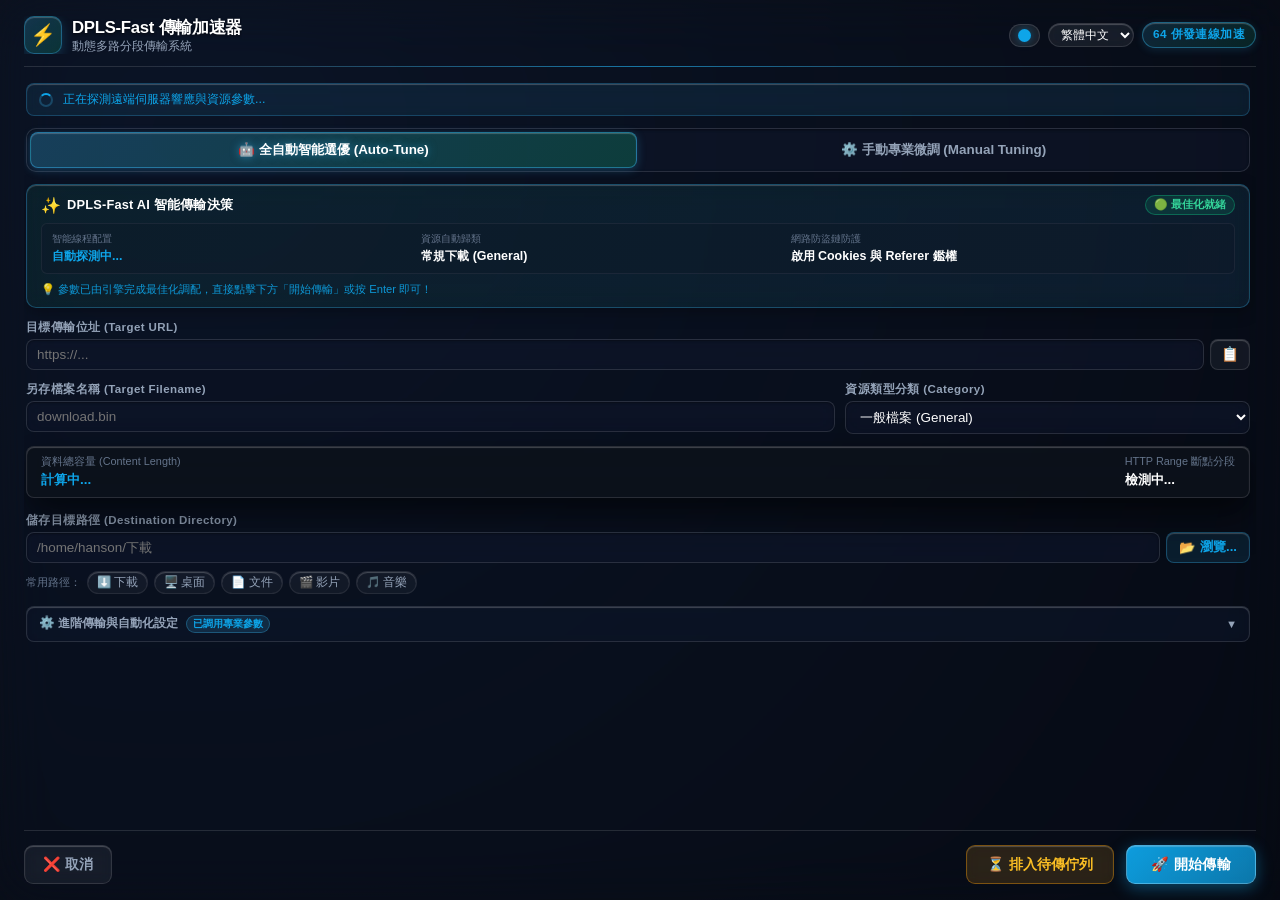
<file: extension/dialog.html>
<!DOCTYPE html>
<html lang="zh-TW">
<head>
  <meta charset="UTF-8">
  <title>DPLS-Fast | 檔案傳輸加速系統</title>
  <link rel="stylesheet" href="dialog.css">
</head>
<body>
  <div class="liquid-glass-wrapper">
    <!-- ==================== VIEW 1: PRE-DOWNLOAD SETUP ==================== -->
    <div class="dialog-container" id="setupView">
      <!-- Header -->
      <div class="dialog-header">
        <div class="brand">
          <div class="logo-icon">⚡</div>
          <div class="brand-text">
            <div class="title" data-i18n="brand_title">DPLS-Fast 傳輸加速器</div>
            <div class="subtitle" data-i18n="brand_subtitle">動態多路分段傳輸系統</div>
          </div>
        </div>
        <div class="header-controls">
          <div class="theme-picker-container">
            <button type="button" class="theme-toggle-btn btn-theme-toggle" title="主題色彩 / Theme Accent">
              <span class="theme-dot-preview"></span>
            </button>
            <div class="theme-menu-popover">
              <div class="theme-swatches-grid">
                <button type="button" class="theme-swatch-btn" data-color="#0ea5e9" title="Cyber Cyan"><span class="swatch-circle" style="background: #0ea5e9;"></span></button>
                <button type="button" class="theme-swatch-btn" data-color="#8b5cf6" title="Electric Violet"><span class="swatch-circle" style="background: #8b5cf6;"></span></button>
                <button type="button" class="theme-swatch-btn" data-color="#10b981" title="Emerald Jade"><span class="swatch-circle" style="background: #10b981;"></span></button>
                <button type="button" class="theme-swatch-btn" data-color="#f59e0b" title="Sunset Amber"><span class="swatch-circle" style="background: #f59e0b;"></span></button>
                <button type="button" class="theme-swatch-btn" data-color="#f43f5e" title="Rose Crimson"><span class="swatch-circle" style="background: #f43f5e;"></span></button>
                <button type="button" class="theme-swatch-btn" data-color="#e2e8f0" title="Obsidian White"><span class="swatch-circle" style="background: #e2e8f0;"></span></button>
              </div>
            </div>
          </div>
          <select id="selectLanguage" class="glass-select lang-picker" title="語言 / Language">
            <option value="zh-TW">繁體中文</option>
            <option value="zh-CN">简体中文</option>
            <option value="en-US">English</option>
            <option value="ja-JP">日本語</option>
          </select>
          <div class="badge-tag" id="tagThreads">64 併發連線加速</div>
        </div>
      </div>

      <!-- Main Content Form -->
      <div class="dialog-body">
        <!-- Probe Status Banner -->
        <div class="probe-banner" id="probeBanner">
          <div class="spinner" id="probeSpinner"></div>
          <span id="probeStatusText" data-i18n="probe_wait">正在探測遠端伺服器響應與資源參數...</span>
        </div>

        <!-- Mode Switcher: Auto-Tune vs Manual -->
        <div class="mode-switcher-container">
          <button type="button" class="mode-tab active" id="btnModeAuto">
            <span data-i18n="mode_auto">🤖 全自動智能選優 (Auto-Tune)</span>
          </button>
          <button type="button" class="mode-tab" id="btnModeManual">
            <span data-i18n="mode_manual">⚙️ 手動專業微調 (Manual Tuning)</span>
          </button>
        </div>

        <!-- Smart Auto-Tune Dynamic Dashboard Card -->
        <div class="autotune-card" id="autoTuneCard">
          <div class="autotune-header">
            <div class="autotune-brand">
              <span class="ai-sparkle">✨</span>
              <span class="autotune-title" data-i18n="autotune_card_title">DPLS-Fast AI 智能傳輸決策</span>
            </div>
            <span class="autotune-status-chip" id="autoTuneStatusChip">🟢 最佳化就緒</span>
          </div>
          <div class="autotune-grid">
            <div class="autotune-item">
              <span class="autotune-label" data-i18n="autotune_threads_desc">智能線程配置</span>
              <span class="autotune-value highlight" id="autoTuneThreadsVal">自動探測中...</span>
            </div>
            <div class="autotune-item">
              <span class="autotune-label" data-i18n="autotune_category_desc">資源自動歸類</span>
              <span class="autotune-value" id="autoTuneCategoryVal">常規下載 (General)</span>
            </div>
            <div class="autotune-item">
              <span class="autotune-label" data-i18n="autotune_resilience_desc">網路防盜鏈防護</span>
              <span class="autotune-value" id="autoTuneResilienceVal" data-i18n="autotune_resilience_val">啟用 Cookies 與 Referer 鑑權</span>
            </div>
          </div>
          <div class="autotune-tip" data-i18n="autotune_tip">
            💡 參數已由引擎完成最佳化調配，直接點擊下方「開始傳輸」或按 Enter 即可！
          </div>
        </div>

        <!-- Target URL -->
        <div class="form-group">
          <label for="inputUrl" data-i18n="target_url">目標傳輸位址 (Target URL)</label>
          <div class="input-with-icon">
            <input type="text" id="inputUrl" class="form-control" spellcheck="false" placeholder="https://..." readonly>
            <button type="button" class="icon-btn" id="btnCopyUrl" title="複製傳輸網址">📋</button>
          </div>
        </div>

        <!-- Filename & Category Row -->
        <div class="form-row">
          <div class="form-group flex-2">
            <label for="inputFilename" data-i18n="target_filename">另存檔案名稱 (Target Filename)</label>
            <input type="text" id="inputFilename" class="form-control" placeholder="download.bin">
          </div>
          <div class="form-group flex-1">
            <label for="selectCategory" data-i18n="resource_category">資源類型分類 (Category)</label>
            <select id="selectCategory" class="form-control">
              <option value="general" data-i18n="cat_general">一般檔案 (General)</option>
              <option value="compressed" data-i18n="cat_compressed">壓縮封裝 (Archives)</option>
              <option value="video" data-i18n="cat_video">視訊媒體 (Video)</option>
              <option value="audio" data-i18n="cat_audio">音訊媒體 (Audio)</option>
              <option value="programs" data-i18n="cat_programs">應用程式 (Applications)</option>
              <option value="documents" data-i18n="cat_documents">數位文件 (Documents)</option>
            </select>
          </div>
        </div>

        <!-- Resource Size & Range Support Info -->
        <div class="info-card">
          <div class="info-item">
            <span class="info-label" data-i18n="content_length">資料總容量 (Content Length)</span>
            <span class="info-val highlight" id="displayFileSize">計算中...</span>
          </div>
          <div class="info-item">
            <span class="info-label" data-i18n="range_support">HTTP Range 斷點分段</span>
            <span class="info-val" id="displayRangeSupport">檢測中...</span>
          </div>
        </div>

        <!-- Destination Directory with Native Browse & Quick Shortcuts -->
        <div class="form-group">
          <div class="label-row">
            <label for="inputOutputDir" data-i18n="dest_dir">儲存目標路徑 (Destination Directory)</label>
          </div>
          <div class="input-with-icon">
            <input type="text" id="inputOutputDir" class="form-control" placeholder="/home/hanson/下載">
            <button type="button" class="btn-browse" id="btnBrowseDir">
              <span id="btnBrowseIcon">📂</span> <span id="btnBrowseText" data-i18n="btn_browse">瀏覽...</span>
            </button>
          </div>
          <!-- Quick System Paths -->
          <div class="quick-paths-container">
            <span class="quick-paths-label" data-i18n="quick_paths">常用路徑：</span>
            <button type="button" class="path-chip" data-type="downloads" data-i18n="path_downloads">⬇️ 下載</button>
            <button type="button" class="path-chip" data-type="desktop" data-i18n="path_desktop">🖥️ 桌面</button>
            <button type="button" class="path-chip" data-type="documents" data-i18n="path_documents">📄 文件</button>
            <button type="button" class="path-chip" data-type="videos" data-i18n="path_videos">🎬 影片</button>
            <button type="button" class="path-chip" data-type="music" data-i18n="path_music">🎵 音樂</button>
          </div>
        </div>

        <!-- Manual Controls Group (Toggled in Manual Mode) -->
        <div class="form-row" id="manualControlsGroup" style="display: none;">
          <div class="form-group flex-1">
            <label for="selectConnections" data-i18n="threads_label">並行連線線程數 (Parallel Threads)</label>
            <select id="selectConnections" class="form-control">
              <option value="4" data-i18n="thread_4">4 併發連線 (低負載模式)</option>
              <option value="8" data-i18n="thread_8">8 併發連線 (均衡傳輸模式)</option>
              <option value="16" data-i18n="thread_16">16 併發連線 (標準多線程)</option>
              <option value="32" data-i18n="thread_32">32 併發連線 (高速並行傳輸)</option>
              <option value="64" selected data-i18n="thread_64">64 併發連線 (極速多路復用 - 推薦)</option>
              <option value="128" data-i18n="thread_128">128 併發連線 (極限頻寬滿載)</option>
            </select>
          </div>
          <div class="form-group flex-1">
            <label for="selectSpeedLimit" data-i18n="speed_limit_label">頻寬速限控制 (Speed Limiter)</label>
            <select id="selectSpeedLimit" class="form-control">
              <option value="0" selected data-i18n="speed_unlimited">無限制 (全速傳輸)</option>
              <option value="104857600" data-i18n="speed_100m">100 MB/s (1 Gbps 上限)</option>
              <option value="52428800" data-i18n="speed_50m">50 MB/s (高速上限)</option>
              <option value="20971520" data-i18n="speed_20m">20 MB/s (中速上限)</option>
              <option value="10485760" data-i18n="speed_10m">10 MB/s (背景平穩傳輸)</option>
              <option value="5242880" data-i18n="speed_5m">5 MB/s (低頻寬佔用)</option>
            </select>
          </div>
        </div>

        <!-- Comprehensive Advanced Expandable Section -->
        <div class="advanced-section">
          <div class="advanced-header" id="btnToggleAdvanced">
            <div class="advanced-header-title">
              <span data-i18n="adv_toggle">⚙️ 進階傳輸與自動化設定</span>
              <span class="badge-mini" id="advBadge" data-i18n="adv_badge_configured">已調用專業參數</span>
            </div>
            <span class="arrow-icon" id="advancedArrow">▼</span>
          </div>

          <div class="advanced-content" id="advancedContent" style="display: none;">
            <!-- Group 1: HTTP Headers & Auth -->
            <div class="advanced-card">
              <div class="advanced-card-header" data-i18n="adv_sec_http">🌐 HTTP 網路標頭與授權驗證</div>
              <div class="form-row">
                <div class="form-group flex-1">
                  <label for="inputReferer" data-i18n="adv_referer_label">來源參照位址 (HTTP Referer)</label>
                  <input type="text" id="inputReferer" class="form-control" data-i18n-placeholder="adv_referer_ph" placeholder="自動捕獲，防止防盜鏈 403 阻擋">
                </div>
                <div class="form-group flex-1">
                  <label for="selectUserAgent" data-i18n="adv_ua_label">客戶端識別碼 (User-Agent)</label>
                  <select id="selectUserAgent" class="form-control">
                    <option value="default" selected data-i18n="adv_ua_default">預設 (DPLS-Fast 雙模加速)</option>
                    <option value="chrome" data-i18n="adv_ua_chrome">Google Chrome 原生標識</option>
                    <option value="idm" data-i18n="adv_ua_idm">IDM (Internet Download Manager)</option>
                    <option value="curl" data-i18n="adv_ua_curl">cURL / 伺服器終端標識</option>
                  </select>
                </div>
              </div>
              <div class="form-group" style="margin-top: 6px;">
                <label for="inputCookies" data-i18n="adv_cookies_label">站點工作階段憑證 (Session Cookies)</label>
                <input type="text" id="inputCookies" class="form-control" data-i18n-placeholder="adv_cookies_ph" placeholder="已自動從瀏覽器提取當前站點 Cookies (支援登入/網盤下載)">
              </div>
            </div>

            <!-- Group 2: Network Fault Tolerance & Slicing -->
            <div class="advanced-card">
              <div class="advanced-card-header" data-i18n="adv_sec_network">⚡ 網路容錯與分段切分策略</div>
              <div class="form-row">
                <div class="form-group flex-1">
                  <label for="selectTimeout" data-i18n="adv_timeout_label">連線逾時時間 (Timeout)</label>
                  <select id="selectTimeout" class="form-control">
                    <option value="15" data-i18n="adv_timeout_15s">15 秒 (高敏銳快速重試)</option>
                    <option value="30" selected data-i18n="adv_timeout_30s">30 秒 (標準平衡模式)</option>
                    <option value="60" data-i18n="adv_timeout_60s">60 秒 (慢速伺服器寬容)</option>
                    <option value="120" data-i18n="adv_timeout_120s">120 秒 (極度寬容長連線)</option>
                  </select>
                </div>
                <div class="form-group flex-1">
                  <label for="selectRetries" data-i18n="adv_retries_label">中斷自動重試次數 (Auto Retries)</label>
                  <select id="selectRetries" class="form-control">
                    <option value="0" data-i18n="adv_retries_0">不重試 (立即報錯)</option>
                    <option value="3" data-i18n="adv_retries_3">重試 3 次</option>
                    <option value="5" selected data-i18n="adv_retries_5">重試 5 次 (推薦預設)</option>
                    <option value="10" data-i18n="adv_retries_10">重試 10 次 (強韌容錯)</option>
                    <option value="999" data-i18n="adv_retries_inf">無限次重試 (持續守護)</option>
                  </select>
                </div>
                <div class="form-group flex-1">
                  <label for="selectMinChunk" data-i18n="adv_chunk_label">動態切分最小區塊 (Min Segment)</label>
                  <select id="selectMinChunk" class="form-control">
                    <option value="1048576" data-i18n="adv_chunk_1m">1 MB (適用高速小分段)</option>
                    <option value="2097152" selected data-i18n="adv_chunk_2m">2 MB (推薦標準區塊)</option>
                    <option value="5242880" data-i18n="adv_chunk_5m">5 MB (高吞吐低中斷)</option>
                    <option value="10485760" data-i18n="adv_chunk_10m">10 MB (適用超大型檔案)</option>
                  </select>
                </div>
              </div>
            </div>

            <!-- Group 3: Disk I/O & Automation -->
            <div class="advanced-card">
              <div class="advanced-card-header" data-i18n="adv_sec_disk">💾 磁碟 I/O 與自動化工作流程</div>
              <div class="form-row">
                <div class="form-group flex-1">
                  <label for="selectCollisionPolicy" data-i18n="collision_policy_label">同名檔案衝突策略</label>
                  <select id="selectCollisionPolicy" class="form-control">
                    <option value="auto_rename" selected data-i18n="collision_auto_rename">自動遞增重命名 (例: file (1).ext)</option>
                    <option value="overwrite" data-i18n="collision_overwrite">覆蓋現有檔案</option>
                  </select>
                </div>
                <div class="form-group flex-1">
                  <label for="inputExpectedHash" data-i18n="expected_hash_label">預期 SHA-256 校驗碼 (選填)</label>
                  <input type="text" id="inputExpectedHash" class="form-control" data-i18n-placeholder="expected_hash_ph" placeholder="選填，傳輸完成後自動驗證">
                </div>
              </div>

              <!-- Post-Download Actions -->
              <div class="checkbox-group" style="margin-top: 8px;">
                <div class="checkbox-item">
                  <input type="checkbox" id="chkAutoOpenFile">
                  <label for="chkAutoOpenFile" data-i18n="auto_open_file">傳輸完成後自動開啟檔案</label>
                </div>
                <div class="checkbox-item">
                  <input type="checkbox" id="chkAutoOpenDir">
                  <label for="chkAutoOpenDir" data-i18n="auto_open_dir">傳輸完成後自動開啟所在目錄</label>
                </div>
                <div class="checkbox-item">
                  <input type="checkbox" id="chkAutoClose">
                  <label for="chkAutoClose" data-i18n="auto_close">傳輸完成後自動關閉此視窗</label>
                </div>
                <div class="checkbox-item">
                  <input type="checkbox" id="chkRemember" checked>
                  <label for="chkRemember" data-i18n="remember_prefs">記住我的預設下載偏好</label>
                </div>
              </div>
            </div>
          </div>
        </div>
      </div>

      <!-- Action Buttons -->
      <div class="dialog-footer">
        <button type="button" class="btn btn-cancel" id="btnCancel" data-i18n="btn_cancel">❌ 取消</button>
        <div class="action-group">
          <button type="button" class="btn btn-later" id="btnDownloadLater" data-i18n="btn_queue">⏳ 排入待傳佇列</button>
          <button type="button" class="btn btn-primary" id="btnDownloadNow" data-i18n="btn_start">🚀 開始傳輸</button>
        </div>
      </div>
    </div>

    <!-- ==================== VIEW 2: IN-WINDOW LIVE DOWNLOAD PROGRESS ==================== -->
    <div class="dialog-container" id="progressView" style="display: none;">
      <!-- Progress Header -->
      <div class="dialog-header">
        <div class="brand">
          <div class="logo-icon pulse-icon">⚡</div>
          <div class="brand-text">
            <div class="title" id="dlTargetFilename" data-i18n="dl_preparing">正在準備傳輸...</div>
            <div class="subtitle" id="dlTargetPath" data-i18n="dl_dir_preparing">儲存目錄準備中</div>
          </div>
        </div>
        <div class="header-controls">
          <div class="theme-picker-container">
            <button type="button" class="theme-toggle-btn btn-theme-toggle" title="主題色彩 / Theme Accent">
              <span class="theme-dot-preview"></span>
            </button>
            <div class="theme-menu-popover">
              <div class="theme-swatches-grid">
                <button type="button" class="theme-swatch-btn" data-color="#0ea5e9" title="Cyber Cyan"><span class="swatch-circle" style="background: #0ea5e9;"></span></button>
                <button type="button" class="theme-swatch-btn" data-color="#8b5cf6" title="Electric Violet"><span class="swatch-circle" style="background: #8b5cf6;"></span></button>
                <button type="button" class="theme-swatch-btn" data-color="#10b981" title="Emerald Jade"><span class="swatch-circle" style="background: #10b981;"></span></button>
                <button type="button" class="theme-swatch-btn" data-color="#f59e0b" title="Sunset Amber"><span class="swatch-circle" style="background: #f59e0b;"></span></button>
                <button type="button" class="theme-swatch-btn" data-color="#f43f5e" title="Rose Crimson"><span class="swatch-circle" style="background: #f43f5e;"></span></button>
                <button type="button" class="theme-swatch-btn" data-color="#e2e8f0" title="Obsidian White"><span class="swatch-circle" style="background: #e2e8f0;"></span></button>
              </div>
            </div>
          </div>
          <select id="selectLanguageProgress" class="glass-select lang-picker" title="語言 / Language">
            <option value="zh-TW">繁體中文</option>
            <option value="zh-CN">简体中文</option>
            <option value="en-US">English</option>
            <option value="ja-JP">日本語</option>
          </select>
          <div class="badge-tag" id="dlStatusBadge">傳輸中 (64 連線)</div>
        </div>
      </div>

      <!-- Live Download Body -->
      <div class="dialog-body">
        <!-- Big Progress Bar Card -->
        <div class="progress-hero-card">
          <div class="progress-hero-header">
            <span class="progress-hero-title" id="dlStatusDetail" data-i18n="dl_detail_active">正在執行多路復用並行傳輸...</span>
            <span class="progress-hero-percent" id="dlPercent">0.0%</span>
          </div>

          <div class="main-progress-bar">
            <div class="main-progress-fill" id="progressBarFill" style="width: 0%;">
              <div class="liquid-sheen"></div>
            </div>
          </div>

          <div class="progress-hero-footer">
            <span id="dlBytesText">0 B / 計算中...</span>
            <span id="dlConnectionsText">64 併發連線滿載</span>
          </div>
        </div>

        <!-- Speed & ETA Stats Grid -->
        <div class="stats-grid">
          <div class="stat-box">
            <span class="stat-box-label" data-i18n="rate_label">傳輸速率 (Rate)</span>
            <span class="stat-box-val speed-val" id="dlSpeed">0.0 MB/s</span>
          </div>
          <div class="stat-box">
            <span class="stat-box-label" data-i18n="eta_label">剩餘時間 (ETA)</span>
            <span class="stat-box-val" id="dlEta">計算中...</span>
          </div>
          <div class="stat-box">
            <span class="stat-box-label" data-i18n="mode_label">傳輸模式</span>
            <span class="stat-box-val" id="dlRangeStatus" data-i18n="mode_range">多路分段加速</span>
          </div>
        </div>

        <!-- IDM Dynamic Segment Visualizer Bar -->
        <div class="segment-visualizer-box">
          <div class="segment-box-header">
            <span data-i18n="monitor_title">⚡ 分段傳輸動態監控 (Segment Transmission Monitor)</span>
            <span id="dlSegmentCount">分段數: 0</span>
          </div>
          <div class="segment-bar" id="dlSegmentBar">
            <div class="segment-placeholder" data-i18n="segment_slicing">正在劃分分段磁區...</div>
          </div>
        </div>

        <!-- Hash Result Banner (Shows on Completed) -->
        <div class="hash-banner" id="dlHashBanner" style="display: none;">
          <div class="hash-label" data-i18n="hash_title">SHA-256 完整性校驗碼：</div>
          <div class="hash-value-row">
            <code id="dlHashValue" data-i18n="hash_verifying">正在校驗中...</code>
            <button type="button" class="icon-btn-small" id="btnCopyHash" title="複製 SHA-256">📋</button>
          </div>
          <div id="dlHashMatchStatus" style="font-size: 0.75rem; margin-top: 4px;"></div>
        </div>
      </div>

      <!-- Progress Action Buttons -->
      <div class="dialog-footer">
        <!-- Active state actions -->
        <div id="activeActions" style="display: flex; width: 100%; justify-content: space-between; align-items: center;">
          <button type="button" class="btn btn-cancel" id="btnDlMinimize" title="最小化至背景，傳輸將在後台持續進行" data-i18n="btn_minimize">📥 最小化至背景</button>
          <div class="action-group">
            <button type="button" class="btn btn-cancel" id="btnDlCancel" data-i18n="btn_abort">❌ 終止任務</button>
            <button type="button" class="btn btn-later" id="btnDlPauseResume" data-i18n="btn_pause">⏸ 暫停傳輸</button>
          </div>
        </div>

        <!-- Completed state actions -->
        <div id="completedActions" style="display: none; width: 100%; justify-content: space-between; align-items: center;">
          <button type="button" class="btn btn-cancel" id="btnDlClose" data-i18n="btn_close">關閉視窗</button>
          <div class="action-group">
            <button type="button" class="btn btn-later" id="btnDlOpenDir" data-i18n="btn_open_dir">📁 開啟所在目錄</button>
            <button type="button" class="btn btn-primary" id="btnDlOpenFile" data-i18n="btn_open_file">📂 開啟檔案</button>
          </div>
        </div>
      </div>
    </div>
  </div>

  <script src="i18n.js"></script>
  <script src="custom-select.js"></script>
  <script src="dialog.js"></script>
</body>
</html>
</file>
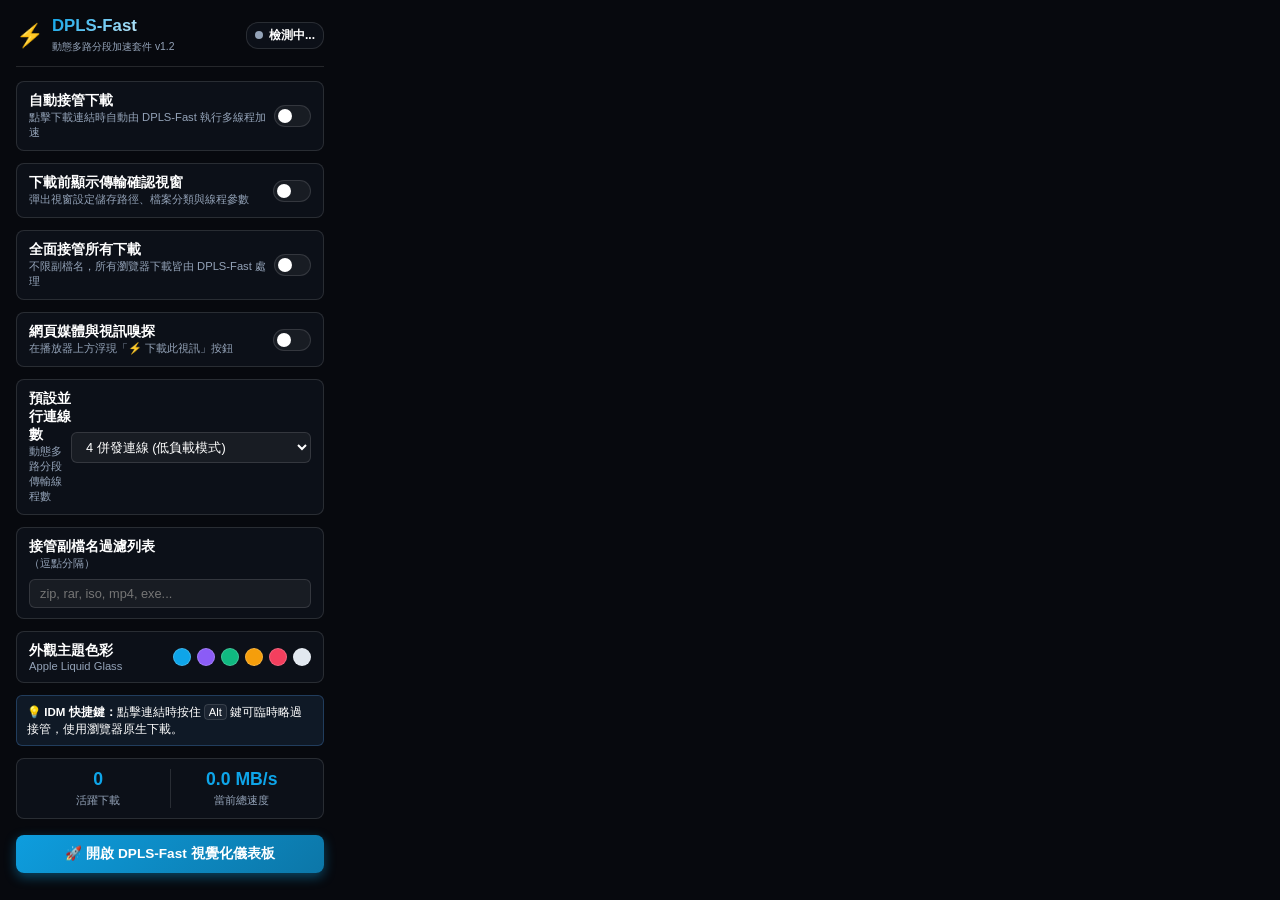
<file: extension/popup.html>
<!DOCTYPE html>
<html lang="zh-TW">
<head>
  <meta charset="UTF-8">
  <title>DPLS-Fast 控制面板</title>
  <link rel="stylesheet" href="popup.css">
</head>
<body>
  <div class="header">
    <div class="brand">
      <span class="logo">⚡</span>
      <div class="brand-text">
        <h3>DPLS-Fast</h3>
        <span class="sub">動態多路分段加速套件 v1.2</span>
      </div>
    </div>
    <div class="status-indicator" id="statusBadge">
      <span class="dot"></span>
      <span id="statusText">檢測中...</span>
    </div>
  </div>

  <div class="content">
    <div class="setting-item">
      <div class="setting-label">
        <strong>自動接管下載</strong>
        <span>點擊下載連結時自動由 DPLS-Fast 執行多線程加速</span>
      </div>
      <label class="switch">
        <input type="checkbox" id="toggleAutoIntercept">
        <span class="slider"></span>
      </label>
    </div>

    <div class="setting-item">
      <div class="setting-label">
        <strong>下載前顯示傳輸確認視窗</strong>
        <span>彈出視窗設定儲存路徑、檔案分類與線程參數</span>
      </div>
      <label class="switch">
        <input type="checkbox" id="toggleShowDialog">
        <span class="slider"></span>
      </label>
    </div>

    <div class="setting-item">
      <div class="setting-label">
        <strong>全面接管所有下載</strong>
        <span>不限副檔名，所有瀏覽器下載皆由 DPLS-Fast 處理</span>
      </div>
      <label class="switch">
        <input type="checkbox" id="toggleInterceptAll">
        <span class="slider"></span>
      </label>
    </div>

    <div class="setting-item">
      <div class="setting-label">
        <strong>網頁媒體與視訊嗅探</strong>
        <span>在播放器上方浮現「⚡ 下載此視訊」按鈕</span>
      </div>
      <label class="switch">
        <input type="checkbox" id="toggleMediaSniffer">
        <span class="slider"></span>
      </label>
    </div>

    <div class="setting-item">
      <div class="setting-label">
        <strong>預設並行連線數</strong>
        <span>動態多路分段傳輸線程數</span>
      </div>
      <select id="selectConnections" class="select-box">
        <option value="4">4 併發連線 (低負載模式)</option>
        <option value="8">8 併發連線 (均衡傳輸模式)</option>
        <option value="16">16 併發連線 (標準多線程)</option>
        <option value="32">32 併發連線 (高速並行傳輸)</option>
        <option value="64">64 併發連線 (極速多路復用 - 推薦)</option>
        <option value="128">128 併發連線 (極限頻寬滿載)</option>
      </select>
    </div>

    <div class="setting-item col">
      <div class="setting-label">
        <strong>接管副檔名過濾列表</strong>
        <span>（逗點分隔）</span>
      </div>
      <input type="text" id="inputExtensions" class="text-input" placeholder="zip, rar, iso, mp4, exe...">
    </div>

    <div class="theme-picker-row">
      <div class="setting-label">
        <strong>外觀主題色彩</strong>
        <span>Apple Liquid Glass</span>
      </div>
      <div class="theme-swatches-mini">
        <span class="theme-swatch-mini" data-color="#0ea5e9" title="Cyber Cyan" style="background: #0ea5e9;"></span>
        <span class="theme-swatch-mini" data-color="#8b5cf6" title="Electric Violet" style="background: #8b5cf6;"></span>
        <span class="theme-swatch-mini" data-color="#10b981" title="Emerald Jade" style="background: #10b981;"></span>
        <span class="theme-swatch-mini" data-color="#f59e0b" title="Sunset Amber" style="background: #f59e0b;"></span>
        <span class="theme-swatch-mini" data-color="#f43f5e" title="Rose Crimson" style="background: #f43f5e;"></span>
        <span class="theme-swatch-mini" data-color="#e2e8f0" title="Obsidian White" style="background: #e2e8f0;"></span>
      </div>
    </div>

    <div class="tip-box">
      💡 <strong>IDM 快捷鍵：</strong>點擊連結時按住 <kbd>Alt</kbd> 鍵可臨時略過接管，使用瀏覽器原生下載。
    </div>

    <div class="stats-card">
      <div class="stat-col">
        <span class="stat-num" id="activeTasksCount">0</span>
        <span class="stat-desc">活躍下載</span>
      </div>
      <div class="stat-col">
        <span class="stat-num" id="currentSpeed">0.0 MB/s</span>
        <span class="stat-desc">當前總速度</span>
      </div>
    </div>

    <button id="btnOpenDashboard" class="btn-primary">
      🚀 開啟 DPLS-Fast 視覺化儀表板
    </button>
  </div>

  <script src="custom-select.js"></script>
  <script src="popup.js"></script>
</body>
</html>
</file>
<file: extension/dialog.css>
:root {
  /* Obsidian Base & Dynamic Accent Theme */
  --theme-accent: #0ea5e9;
  --theme-accent-rgb: 14, 165, 233;
  --theme-accent-glow: rgba(var(--theme-accent-rgb), 0.4);
  --theme-accent-gradient: linear-gradient(135deg, rgba(var(--theme-accent-rgb), 0.95) 0%, rgba(var(--theme-accent-rgb), 0.7) 100%);

  --bg-deep: #07090e;
  --glass-bg: rgba(255, 255, 255, 0.04);
  --glass-bg-hover: rgba(255, 255, 255, 0.08);
  --glass-card: rgba(14, 18, 26, 0.78);
  --glass-border: rgba(255, 255, 255, 0.12);
  --glass-border-focus: var(--theme-accent);
  --glass-specular: inset 0 1px 1px rgba(255, 255, 255, 0.22);
  --glass-shadow: 0 16px 36px rgba(0, 0, 0, 0.6);

  --text-main: #ffffff;
  --text-sub: #94a3b8;
  --text-muted: #64748b;

  --accent-cyan: var(--theme-accent);
  --accent-cyan-glow: var(--theme-accent-glow);
  --accent-emerald: #10b981;
  --accent-emerald-glow: rgba(16, 185, 129, 0.35);
  --accent-amber: #f59e0b;
  --accent-danger: #f43f5e;

  --seg-active: var(--theme-accent);
  --seg-track: rgba(15, 23, 42, 0.7);
}

/* ========================================================
   Apple Jelly / Spring Physics Animation (果凍彈力動效)
   ======================================================== */
@keyframes jelly-squish {
  0% { transform: scale(1, 1); }
  35% { transform: scale(0.92, 0.95); }
  60% { transform: scale(1.05, 1.02); }
  80% { transform: scale(0.98, 0.99); }
  100% { transform: scale(1, 1); }
}

@keyframes jelly-pop {
  0% { opacity: 0; transform: scale(0.88, 0.84) translateY(-8px); }
  50% { transform: scale(1.04, 1.02) translateY(2px); }
  75% { transform: scale(0.98, 0.99) translateY(-1px); }
  100% { opacity: 1; transform: scale(1, 1) translateY(0); }
}

@keyframes jelly-bounce {
  0% { transform: scale(0.6); }
  50% { transform: scale(1.22); }
  75% { transform: scale(0.92); }
  100% { transform: scale(1); }
}

/* Spring Physics for buttons, tabs, triggers and inputs */
.btn, .mode-tab, .path-chip, .btn-browse, .dpls-select-trigger, .icon-btn, .theme-toggle-btn {
  transition: all 0.25s cubic-bezier(0.34, 1.56, 0.64, 1), background-color 0.2s ease, border-color 0.2s ease, box-shadow 0.2s ease !important;
}

.btn:hover, .mode-tab:hover, .path-chip:hover, .btn-browse:hover {
  transform: translateY(-1px) scale(1.02);
}

.btn:active, .mode-tab:active, .path-chip:active, .btn-browse:active, .dpls-select-trigger:active, .icon-btn:active, .theme-toggle-btn:active {
  transform: scale(0.92, 0.94) translateY(1px) !important;
  transition: transform 0.1s cubic-bezier(0.16, 1, 0.3, 1) !important;
}

input[type="checkbox"] {
  accent-color: var(--theme-accent);
  cursor: pointer;
  transition: transform 0.2s cubic-bezier(0.34, 1.56, 0.64, 1);
}
input[type="checkbox"]:active {
  transform: scale(0.85);
}
input[type="checkbox"]:checked {
  animation: jelly-bounce 0.32s cubic-bezier(0.34, 1.56, 0.64, 1);
}

* {
  box-sizing: border-box;
  margin: 0;
  padding: 0;
  font-family: -apple-system, BlinkMacSystemFont, "Segoe UI", Roboto, "Helvetica Neue", Arial, sans-serif;
  user-select: none;
}

html, body {
  width: 100vw;
  height: 100vh;
  margin: 0;
  padding: 0;
  overflow: hidden;
}

body {
  background: radial-gradient(circle at 15% 15%, #0d121c 0%, #07090e 65%, #030407 100%);
  color: var(--text-main);
  display: flex;
  flex-direction: column;
  backdrop-filter: blur(28px) saturate(190%);
  -webkit-backdrop-filter: blur(28px) saturate(190%);
}

.liquid-glass-wrapper {
  width: 100%;
  height: 100%;
  display: flex;
  flex-direction: column;
  background: rgba(15, 23, 42, 0.35);
  overflow: hidden;
}

.dialog-container {
  display: flex;
  flex-direction: column;
  height: 100%;
  max-height: 100vh;
  padding: 16px 24px;
  gap: 12px;
  box-sizing: border-box;
  overflow: hidden;
}

/* ==================== HEADER ==================== */
.dialog-header {
  display: flex;
  align-items: center;
  justify-content: space-between;
  padding-bottom: 12px;
  border-bottom: 1px solid var(--glass-border);
  position: relative;
  gap: 16px;
  flex-shrink: 0;
}

.dialog-header::after {
  content: '';
  position: absolute;
  bottom: -1px;
  left: 10%;
  right: 10%;
  height: 1px;
  background: linear-gradient(90deg, transparent, var(--accent-cyan), transparent);
  opacity: 0.6;
}

.brand {
  display: flex;
  align-items: center;
  gap: 10px;
  overflow: hidden;
}

.logo-icon {
  font-size: 1.3rem;
  background: linear-gradient(135deg, rgba(56, 189, 248, 0.2), rgba(16, 185, 129, 0.2));
  border: 1px solid rgba(56, 189, 248, 0.35);
  box-shadow: 0 4px 12px rgba(56, 189, 248, 0.2), var(--glass-specular);
  border-radius: 10px;
  min-width: 38px;
  height: 38px;
  display: flex;
  align-items: center;
  justify-content: center;
  backdrop-filter: blur(12px);
}

.logo-icon.pulse-icon {
  animation: liquid-pulse 2.2s infinite ease-in-out;
}

@keyframes liquid-pulse {
  0%, 100% {
    box-shadow: 0 0 10px rgba(56, 189, 248, 0.3), var(--glass-specular);
    border-color: rgba(56, 189, 248, 0.4);
  }
  50% {
    box-shadow: 0 0 20px rgba(16, 185, 129, 0.6), var(--glass-specular);
    border-color: rgba(16, 185, 129, 0.8);
  }
}

.brand-text {
  overflow: hidden;
}

.brand-text .title {
  font-size: 1.05rem;
  font-weight: 700;
  color: #fff;
  letter-spacing: -0.3px;
  white-space: nowrap;
  overflow: hidden;
  text-overflow: ellipsis;
  max-width: 300px;
  text-shadow: 0 1px 3px rgba(0, 0, 0, 0.6);
}

.brand-text .subtitle {
  font-size: 0.72rem;
  color: var(--text-sub);
  white-space: nowrap;
  overflow: hidden;
  text-overflow: ellipsis;
  max-width: 300px;
}

.header-controls {
  display: flex;
  align-items: center;
  gap: 8px;
}

.lang-picker {
  background: rgba(255, 255, 255, 0.06);
  border: 1px solid var(--glass-border);
  color: var(--text-main);
  padding: 4px 8px;
  border-radius: 14px;
  font-size: 0.72rem;
  outline: none;
  cursor: pointer;
  box-shadow: var(--glass-specular);
  backdrop-filter: blur(10px);
  transition: all 0.2s ease;
}

.lang-picker:hover {
  background: rgba(255, 255, 255, 0.12);
  border-color: var(--accent-cyan);
}

.lang-picker option {
  background-color: #0f172a;
  color: #f8fafc;
}

.badge-tag {
  background: linear-gradient(135deg, rgba(56, 189, 248, 0.15), rgba(16, 185, 129, 0.15));
  border: 1px solid rgba(56, 189, 248, 0.4);
  color: var(--accent-cyan);
  padding: 4px 10px;
  border-radius: 20px;
  font-size: 0.74rem;
  font-weight: 700;
  letter-spacing: 0.4px;
  white-space: nowrap;
  box-shadow: 0 2px 8px rgba(56, 189, 248, 0.15), var(--glass-specular);
}

/* ==================== BODY ==================== */
.dialog-body {
  flex: 1 1 0;
  min-height: 0;
  overflow-y: auto;
  overflow-x: hidden;
  display: flex;
  flex-direction: column;
  gap: 12px;
  padding: 4px 6px 14px 2px;
  scrollbar-width: thin;
  scrollbar-color: rgba(var(--theme-accent-rgb), 0.5) rgba(255, 255, 255, 0.05);
}

.dialog-body::-webkit-scrollbar {
  width: 6px;
}

.dialog-body::-webkit-scrollbar-track {
  background: rgba(255, 255, 255, 0.04);
  border-radius: 4px;
}

.dialog-body::-webkit-scrollbar-thumb {
  background: rgba(var(--theme-accent-rgb), 0.5);
  border-radius: 4px;
  border: 1px solid rgba(255, 255, 255, 0.1);
}

.dialog-body::-webkit-scrollbar-thumb:hover {
  background: var(--theme-accent);
}

/* Probe Banner */
.probe-banner {
  display: flex;
  align-items: center;
  gap: 10px;
  background: rgba(56, 189, 248, 0.08);
  border: 1px solid rgba(56, 189, 248, 0.25);
  padding: 7px 12px;
  border-radius: 8px;
  font-size: 0.78rem;
  color: var(--accent-cyan);
  box-shadow: var(--glass-specular);
  backdrop-filter: blur(8px);
  transition: all 0.3s ease;
}

.probe-banner.success {
  background: rgba(16, 185, 129, 0.09);
  border-color: rgba(16, 185, 129, 0.35);
  color: #34d399;
}

.probe-banner.warning {
  background: rgba(245, 158, 11, 0.1);
  border-color: rgba(245, 158, 11, 0.35);
  color: #fbbf24;
}

.spinner {
  width: 14px;
  height: 14px;
  border: 2px solid rgba(56, 189, 248, 0.25);
  border-top-color: var(--accent-cyan);
  border-radius: 50%;
  animation: spin 0.8s linear infinite;
}

@keyframes spin {
  to { transform: rotate(360deg); }
}

/* Form Controls */
.form-group {
  display: flex;
  flex-direction: column;
  gap: 4px;
}

.form-group label {
  font-size: 0.72rem;
  color: var(--text-sub);
  font-weight: 600;
  letter-spacing: 0.4px;
}

.form-row {
  display: flex;
  gap: 10px;
}

.flex-1 { flex: 1; }
.flex-2 { flex: 2; }

.form-control {
  background: rgba(15, 23, 42, 0.55);
  border: 1px solid var(--glass-border);
  color: var(--text-main);
  padding: 7px 10px;
  border-radius: 8px;
  font-size: 0.84rem;
  outline: none;
  box-shadow: inset 0 1px 2px rgba(0, 0, 0, 0.3);
  backdrop-filter: blur(10px);
  transition: border-color 0.2s, box-shadow 0.2s, background 0.2s;
  user-select: text;
}

.form-control:focus {
  border-color: var(--glass-border-focus);
  background: rgba(15, 23, 42, 0.75);
  box-shadow: 0 0 0 3px rgba(56, 189, 248, 0.2), inset 0 1px 2px rgba(0, 0, 0, 0.3);
}

.input-with-icon {
  display: flex;
  gap: 6px;
}

.input-with-icon .form-control {
  flex: 1;
}

.icon-btn {
  background: rgba(255, 255, 255, 0.05);
  border: 1px solid var(--glass-border);
  color: var(--text-main);
  padding: 0 10px;
  border-radius: 8px;
  cursor: pointer;
  display: flex;
  align-items: center;
  justify-content: center;
  font-size: 0.9rem;
  box-shadow: var(--glass-specular);
  transition: all 0.2s ease;
}

.icon-btn:hover {
  background: rgba(255, 255, 255, 0.12);
  border-color: var(--accent-cyan);
}

.btn-browse {
  background: rgba(56, 189, 248, 0.1);
  border: 1px solid rgba(56, 189, 248, 0.3);
  color: var(--accent-cyan);
  font-weight: 600;
  font-size: 0.82rem;
  padding: 0 12px;
  border-radius: 8px;
  cursor: pointer;
  white-space: nowrap;
  box-shadow: var(--glass-specular);
  transition: all 0.2s ease;
  display: flex;
  align-items: center;
  gap: 5px;
}

.btn-browse:hover {
  background: rgba(56, 189, 248, 0.2);
  border-color: var(--accent-cyan);
  color: #fff;
  box-shadow: 0 0 12px rgba(56, 189, 248, 0.35);
}

/* Quick paths chips */
.quick-paths-container {
  display: flex;
  align-items: center;
  gap: 6px;
  margin-top: 4px;
  flex-wrap: wrap;
}

.quick-paths-label {
  font-size: 0.7rem;
  color: var(--text-muted);
}

.path-chip {
  background: rgba(255, 255, 255, 0.04);
  border: 1px solid rgba(255, 255, 255, 0.08);
  color: var(--text-sub);
  padding: 3px 9px;
  border-radius: 12px;
  font-size: 0.72rem;
  cursor: pointer;
  box-shadow: var(--glass-specular);
  transition: all 0.2s ease;
}

.path-chip:hover {
  background: rgba(56, 189, 248, 0.15);
  color: var(--accent-cyan);
  border-color: rgba(56, 189, 248, 0.4);
}

.path-chip.active {
  background: rgba(16, 185, 129, 0.2);
  color: #34d399;
  border-color: rgba(16, 185, 129, 0.5);
  box-shadow: 0 0 8px rgba(16, 185, 129, 0.3);
}

/* Info Cards */
.info-card {
  display: flex;
  background: var(--glass-card);
  border: 1px solid var(--glass-border);
  box-shadow: var(--glass-shadow), var(--glass-specular);
  border-radius: 8px;
  padding: 8px 14px;
  justify-content: space-between;
  backdrop-filter: blur(12px);
}

.info-item {
  display: flex;
  flex-direction: column;
  gap: 2px;
}

.info-label {
  font-size: 0.68rem;
  color: var(--text-muted);
}

.info-val {
  font-size: 0.84rem;
  font-weight: 600;
  color: var(--text-main);
}

.info-val.highlight {
  color: var(--accent-cyan);
  font-weight: 700;
}

/* Mode Switcher Tabs */
.mode-switcher-container {
  display: flex;
  background: rgba(15, 23, 42, 0.6);
  border: 1px solid var(--glass-border);
  border-radius: 10px;
  padding: 3px;
  gap: 4px;
  box-shadow: inset 0 1px 3px rgba(0, 0, 0, 0.4);
}

.mode-tab {
  flex: 1;
  background: transparent;
  border: none;
  color: var(--text-sub);
  font-size: 0.84rem;
  font-weight: 600;
  padding: 8px 16px;
  border-radius: 8px;
  cursor: pointer;
  transition: all 0.22s ease;
  display: flex;
  align-items: center;
  justify-content: center;
  gap: 6px;
}

.mode-tab:hover {
  color: var(--text-main);
  background: rgba(255, 255, 255, 0.04);
}

.mode-tab.active {
  background: linear-gradient(135deg, rgba(56, 189, 248, 0.25), rgba(16, 185, 129, 0.25));
  border: 1px solid rgba(56, 189, 248, 0.45);
  color: #fff;
  box-shadow: 0 2px 10px rgba(56, 189, 248, 0.25), var(--glass-specular);
  text-shadow: 0 0 8px rgba(56, 189, 248, 0.5);
}

/* Smart Auto-Tune Dynamic Dashboard Card */
.autotune-card {
  background: linear-gradient(135deg, rgba(16, 185, 129, 0.08) 0%, rgba(56, 189, 248, 0.08) 100%);
  border: 1px solid rgba(56, 189, 248, 0.3);
  border-radius: 10px;
  padding: 10px 14px;
  display: flex;
  flex-direction: column;
  gap: 8px;
  box-shadow: 0 4px 16px rgba(0, 0, 0, 0.3), var(--glass-specular);
  backdrop-filter: blur(12px);
  animation: autotune-glow 3s infinite ease-in-out alternate;
}

@keyframes autotune-glow {
  0% { border-color: rgba(56, 189, 248, 0.3); }
  100% { border-color: rgba(16, 185, 129, 0.45); }
}

.autotune-header {
  display: flex;
  justify-content: space-between;
  align-items: center;
}

.autotune-brand {
  display: flex;
  align-items: center;
  gap: 6px;
}

.ai-sparkle {
  font-size: 1rem;
  animation: sparkle-pulse 1.8s infinite ease-in-out;
}

@keyframes sparkle-pulse {
  0%, 100% { transform: scale(1); filter: drop-shadow(0 0 2px #38bdf8); }
  50% { transform: scale(1.15); filter: drop-shadow(0 0 6px #10b981); }
}

.autotune-title {
  font-size: 0.8rem;
  font-weight: 700;
  color: var(--text-main);
  letter-spacing: 0.2px;
}

.autotune-status-chip {
  background: rgba(16, 185, 129, 0.15);
  border: 1px solid rgba(16, 185, 129, 0.4);
  color: #34d399;
  font-size: 0.68rem;
  font-weight: 700;
  padding: 2px 8px;
  border-radius: 12px;
}

.autotune-grid {
  display: grid;
  grid-template-columns: 1fr 1fr 1.2fr;
  gap: 8px;
  background: rgba(15, 23, 42, 0.4);
  border-radius: 6px;
  padding: 8px 10px;
  border: 1px solid rgba(255, 255, 255, 0.06);
}

.autotune-item {
  display: flex;
  flex-direction: column;
  gap: 2px;
}

.autotune-label {
  font-size: 0.65rem;
  color: var(--text-muted);
}

.autotune-value {
  font-size: 0.78rem;
  font-weight: 600;
  color: var(--text-main);
  white-space: nowrap;
  overflow: hidden;
  text-overflow: ellipsis;
}

.autotune-value.highlight {
  color: var(--accent-cyan);
  font-weight: 700;
}

.autotune-tip {
  font-size: 0.7rem;
  color: var(--accent-cyan);
  opacity: 0.9;
  line-height: 1.3;
}

/* Advanced section */
.advanced-section {
  background: rgba(15, 23, 42, 0.45);
  border: 1px solid var(--glass-border);
  box-shadow: var(--glass-specular);
  border-radius: 8px;
  overflow: hidden;
  backdrop-filter: blur(12px);
}

.advanced-header {
  padding: 8px 12px;
  font-size: 0.78rem;
  font-weight: 600;
  color: var(--text-sub);
  cursor: pointer;
  display: flex;
  justify-content: space-between;
  align-items: center;
  transition: all 0.2s ease;
}

.advanced-header:hover {
  background: rgba(255, 255, 255, 0.05);
  color: var(--text-main);
}

.advanced-header-title {
  display: flex;
  align-items: center;
  gap: 8px;
}

.badge-mini {
  background: rgba(56, 189, 248, 0.15);
  border: 1px solid rgba(56, 189, 248, 0.3);
  color: var(--accent-cyan);
  font-size: 0.65rem;
  padding: 1px 6px;
  border-radius: 10px;
  font-weight: 600;
}

.arrow-icon {
  font-size: 0.7rem;
  transition: transform 0.25s ease;
}

.arrow-icon.rotated {
  transform: rotate(180deg);
}

.advanced-content {
  padding: 10px 12px;
  border-top: 1px solid var(--glass-border);
  display: flex;
  flex-direction: column;
  gap: 10px;
  background: rgba(15, 23, 42, 0.3);
}

.advanced-card {
  background: rgba(15, 23, 42, 0.55);
  border: 1px solid rgba(255, 255, 255, 0.08);
  border-radius: 8px;
  padding: 10px 12px;
  display: flex;
  flex-direction: column;
  gap: 8px;
  box-shadow: var(--glass-specular);
}

.advanced-card-header {
  font-size: 0.75rem;
  font-weight: 700;
  color: var(--accent-cyan);
  padding-bottom: 4px;
  border-bottom: 1px solid rgba(255, 255, 255, 0.06);
}

.checkbox-group {
  display: grid;
  grid-template-columns: 1fr 1fr;
  gap: 8px;
}

.checkbox-item {
  display: flex;
  align-items: center;
  gap: 8px;
  padding: 6px 10px;
  border-radius: 8px;
  background: rgba(255, 255, 255, 0.02);
  border: 1px solid rgba(255, 255, 255, 0.06);
  transition: all 0.2s cubic-bezier(0.16, 1, 0.3, 1);
  cursor: pointer;
  user-select: none;
}

.checkbox-item:hover {
  background: rgba(56, 189, 248, 0.08);
  border-color: rgba(56, 189, 248, 0.25);
}

.checkbox-item input[type="checkbox"],
input[type="checkbox"] {
  -webkit-appearance: none;
  -moz-appearance: none;
  appearance: none;
  width: 17px;
  height: 17px;
  min-width: 17px;
  min-height: 17px;
  border-radius: 5px;
  background: rgba(15, 23, 42, 0.65);
  backdrop-filter: blur(8px);
  -webkit-backdrop-filter: blur(8px);
  border: 1.5px solid rgba(255, 255, 255, 0.22);
  cursor: pointer;
  position: relative;
  display: inline-flex;
  align-items: center;
  justify-content: center;
  vertical-align: middle;
  transition: all 0.2s cubic-bezier(0.16, 1, 0.3, 1);
  outline: none;
  box-shadow: inset 0 1px 2px rgba(0, 0, 0, 0.4), 0 1px 3px rgba(0, 0, 0, 0.2);
  margin: 0;
  flex-shrink: 0;
}

.checkbox-item input[type="checkbox"]:hover,
input[type="checkbox"]:hover {
  border-color: var(--accent-cyan);
  background: rgba(22, 27, 34, 0.85);
  box-shadow: 0 0 10px rgba(56, 189, 248, 0.35), inset 0 1px 2px rgba(0, 0, 0, 0.3);
  transform: scale(1.05);
}

.checkbox-item input[type="checkbox"]:focus-visible,
input[type="checkbox"]:focus-visible {
  border-color: var(--accent-cyan);
  box-shadow: 0 0 0 3px rgba(56, 189, 248, 0.25);
}

.checkbox-item input[type="checkbox"]:checked,
input[type="checkbox"]:checked {
  background: linear-gradient(135deg, #10b981 0%, #059669 100%);
  border-color: rgba(255, 255, 255, 0.4);
  box-shadow: 0 0 12px rgba(16, 185, 129, 0.55), inset 0 1px 1px rgba(255, 255, 255, 0.5);
  transform: scale(1);
}

.checkbox-item input[type="checkbox"]::after,
input[type="checkbox"]::after {
  content: "";
  position: absolute;
  width: 4px;
  height: 8px;
  border: solid #ffffff;
  border-width: 0 2px 2px 0;
  transform: rotate(45deg) scale(0);
  margin-bottom: 2px;
  transition: transform 0.22s cubic-bezier(0.175, 0.885, 0.32, 1.275);
}

.checkbox-item input[type="checkbox"]:checked::after,
input[type="checkbox"]:checked::after {
  transform: rotate(45deg) scale(1);
}

.checkbox-item input[type="checkbox"]:active,
input[type="checkbox"]:active {
  transform: scale(0.92);
}

.checkbox-item label {
  font-size: 0.78rem;
  color: var(--text-sub);
  cursor: pointer;
  text-transform: none;
  font-weight: 500;
  user-select: none;
  transition: color 0.2s ease;
  margin: 0;
}

.checkbox-item:hover label {
  color: #fff;
}

/* ==================== VIEW 2: LIVE DOWNLOAD PROGRESS ==================== */
.progress-hero-card {
  background: var(--glass-card);
  border: 1px solid var(--glass-border);
  box-shadow: var(--glass-shadow), var(--glass-specular);
  border-radius: 10px;
  padding: 12px 14px;
  display: flex;
  flex-direction: column;
  gap: 8px;
  backdrop-filter: blur(16px);
}

.progress-hero-header {
  display: flex;
  justify-content: space-between;
  align-items: center;
}

.progress-hero-title {
  font-size: 0.78rem;
  color: var(--text-sub);
}

.progress-hero-percent {
  font-size: 1.35rem;
  font-weight: 800;
  color: #34d399;
  letter-spacing: -0.5px;
  text-shadow: 0 0 10px rgba(52, 211, 153, 0.4);
}

/* Liquid Wave Progress Bar */
.main-progress-bar {
  width: 100%;
  height: 14px;
  background: rgba(15, 23, 42, 0.85);
  border: 1px solid rgba(255, 255, 255, 0.1);
  border-radius: 8px;
  overflow: hidden;
  position: relative;
  box-shadow: inset 0 2px 4px rgba(0, 0, 0, 0.6);
}

.main-progress-fill {
  height: 100%;
  background: linear-gradient(90deg, #10b981 0%, #06b6d4 50%, #38bdf8 100%);
  background-size: 200% 100%;
  border-radius: 7px;
  position: relative;
  overflow: hidden;
  animation: liquid-gradient 3s ease infinite;
  box-shadow: 0 0 12px rgba(56, 189, 248, 0.5);
  transition: width 0.25s cubic-bezier(0.4, 0, 0.2, 1);
}

@keyframes liquid-gradient {
  0% { background-position: 0% 50%; }
  50% { background-position: 100% 50%; }
  100% { background-position: 0% 50%; }
}

.liquid-sheen {
  position: absolute;
  top: 0;
  left: 0;
  right: 0;
  bottom: 0;
  background: linear-gradient(
    90deg,
    transparent 0%,
    rgba(255, 255, 255, 0.35) 50%,
    transparent 100%
  );
  animation: liquid-sweep 2s infinite ease-in-out;
}

@keyframes liquid-sweep {
  0% { transform: translateX(-100%); }
  100% { transform: translateX(200%); }
}

.progress-hero-footer {
  display: flex;
  justify-content: space-between;
  font-size: 0.74rem;
  color: var(--text-sub);
}

.stats-grid {
  display: grid;
  grid-template-columns: 1fr 1fr 1fr;
  gap: 8px;
}

.stat-box {
  background: var(--glass-card);
  border: 1px solid var(--glass-border);
  box-shadow: var(--glass-specular);
  border-radius: 8px;
  padding: 8px 10px;
  display: flex;
  flex-direction: column;
  gap: 2px;
  backdrop-filter: blur(10px);
}

.stat-box-label {
  font-size: 0.68rem;
  color: var(--text-muted);
}

.stat-box-val {
  font-size: 0.86rem;
  font-weight: 700;
  color: var(--text-main);
  white-space: nowrap;
}

.stat-box-val.speed-val {
  color: var(--accent-cyan);
  font-size: 0.98rem;
  text-shadow: 0 0 8px rgba(56, 189, 248, 0.35);
}

.segment-visualizer-box {
  background: var(--glass-card);
  border: 1px solid var(--glass-border);
  box-shadow: var(--glass-shadow), var(--glass-specular);
  border-radius: 8px;
  padding: 10px 12px;
  display: flex;
  flex-direction: column;
  gap: 8px;
  backdrop-filter: blur(12px);
}

.segment-box-header {
  display: flex;
  justify-content: space-between;
  font-size: 0.72rem;
  color: var(--text-sub);
  font-weight: 600;
}

.segment-bar {
  width: 100%;
  height: 22px;
  background-color: var(--seg-track);
  border: 1px solid rgba(255, 255, 255, 0.08);
  border-radius: 6px;
  position: relative;
  overflow: hidden;
  display: flex;
  box-shadow: inset 0 2px 4px rgba(0, 0, 0, 0.5);
}

.segment-slice {
  position: absolute;
  top: 0;
  bottom: 0;
  height: 100%;
  background: rgba(255, 255, 255, 0.02);
  border-right: 1px solid rgba(255, 255, 255, 0.1);
  box-sizing: border-box;
  overflow: hidden;
}

.segment-slice-fill {
  height: 100%;
  background-color: var(--seg-active);
  transition: width 0.15s linear;
}

.segment-slice.active .segment-slice-fill {
  background: linear-gradient(90deg, #10b981, #38bdf8);
  box-shadow: 0 0 8px rgba(56, 189, 248, 0.6);
}

.segment-slice.completed .segment-slice-fill {
  background: #10b981;
}

.segment-placeholder {
  display: flex;
  align-items: center;
  justify-content: center;
  width: 100%;
  height: 100%;
  font-size: 0.75rem;
  color: var(--text-muted);
}

/* Hash Banner */
.hash-banner {
  background: var(--glass-card);
  border: 1px solid var(--glass-border);
  box-shadow: var(--glass-specular);
  border-radius: 8px;
  padding: 8px 12px;
  display: flex;
  flex-direction: column;
  gap: 4px;
}

.hash-label {
  font-size: 0.7rem;
  color: var(--text-muted);
}

.hash-value-row {
  display: flex;
  align-items: center;
  gap: 8px;
}

.hash-value-row code {
  font-family: ui-monospace, SFMono-Regular, Menlo, Monaco, Consolas, monospace;
  font-size: 0.75rem;
  color: var(--accent-cyan);
  word-break: break-all;
  flex: 1;
  user-select: text;
}

.icon-btn-small {
  background: rgba(255, 255, 255, 0.05);
  border: 1px solid var(--glass-border);
  color: var(--text-main);
  padding: 3px 8px;
  border-radius: 6px;
  cursor: pointer;
  font-size: 0.75rem;
  box-shadow: var(--glass-specular);
  transition: all 0.2s ease;
}

.icon-btn-small:hover {
  background: rgba(255, 255, 255, 0.15);
  border-color: var(--accent-cyan);
}

/* ==================== FOOTER ==================== */
.dialog-footer {
  display: flex;
  align-items: center;
  justify-content: space-between;
  padding-top: 14px;
  border-top: 1px solid var(--glass-border);
  position: relative;
  gap: 14px;
  flex-shrink: 0;
  margin-top: auto;
}

.action-group {
  display: flex;
  gap: 12px;
  align-items: center;
}

.btn {
  padding: 9px 20px;
  border-radius: 9px;
  font-size: 0.88rem;
  font-weight: 600;
  border: none;
  cursor: pointer;
  display: flex;
  align-items: center;
  justify-content: center;
  gap: 7px;
  box-shadow: var(--glass-specular);
  backdrop-filter: blur(8px);
  white-space: nowrap;
}

.btn:active {
  transform: scale(0.94);
}

.btn-cancel {
  background: rgba(255, 255, 255, 0.05);
  color: var(--text-sub);
  border: 1px solid var(--glass-border);
  padding: 9px 18px;
}

.btn-cancel:hover {
  background: rgba(255, 255, 255, 0.12);
  color: var(--text-main);
  border-color: rgba(255, 255, 255, 0.3);
}

.btn-later {
  background: rgba(245, 158, 11, 0.14);
  color: #fbbf24;
  border: 1px solid rgba(245, 158, 11, 0.4);
  padding: 9px 20px;
}

.btn-later:hover {
  background: rgba(245, 158, 11, 0.25);
  border-color: rgba(245, 158, 11, 0.7);
  box-shadow: 0 0 14px rgba(245, 158, 11, 0.3);
}

.btn-primary {
  background: var(--theme-accent-gradient);
  color: #fff;
  border: 1px solid rgba(255, 255, 255, 0.25);
  box-shadow: 0 4px 16px var(--theme-accent-glow), var(--glass-specular);
  padding: 9px 24px;
  font-weight: 700;
  letter-spacing: 0.3px;
}

.btn-primary:hover {
  filter: brightness(1.15);
  box-shadow: 0 6px 22px var(--theme-accent-glow), var(--glass-specular);
}

/* ========================================================
   Liquid Glass Custom Dropdown (自製毛玻璃下拉選單)
   ======================================================== */
.dpls-hidden-select {
  position: absolute !important;
  opacity: 0 !important;
  pointer-events: none !important;
  width: 1px !important;
  height: 1px !important;
  overflow: hidden !important;
  clip: rect(0, 0, 0, 0) !important;
  white-space: nowrap !important;
  border: 0 !important;
  margin: -1px !important;
  padding: 0 !important;
}

.dpls-select-wrapper {
  position: relative;
  display: block;
  width: 100%;
}
.dpls-select-wrapper.inline-select {
  display: inline-block;
  width: auto;
}

.dpls-select-trigger {
  display: flex !important;
  align-items: center !important;
  justify-content: space-between !important;
  cursor: pointer !important;
  user-select: none !important;
  transition: all 0.2s cubic-bezier(0.16, 1, 0.3, 1) !important;
  text-align: left;
  outline: none !important;
  box-sizing: border-box !important;
}

.dpls-select-trigger:focus,
.dpls-select-trigger.is-open {
  border-color: var(--accent-cyan) !important;
  box-shadow: 0 0 0 3px rgba(56, 189, 248, 0.25), inset 0 1px 2px rgba(0, 0, 0, 0.3) !important;
}

.dpls-select-trigger.lang-picker {
  padding: 4px 10px !important;
  font-size: 0.72rem !important;
  border-radius: 14px !important;
  gap: 6px;
  background: rgba(255, 255, 255, 0.08) !important;
}

.dpls-select-val {
  overflow: hidden;
  text-overflow: ellipsis;
  white-space: nowrap;
  flex: 1;
}

.dpls-select-arrow {
  margin-left: 8px;
  display: inline-flex;
  align-items: center;
  justify-content: center;
  color: var(--text-sub);
  transition: transform 0.25s cubic-bezier(0.16, 1, 0.3, 1), color 0.2s;
  flex-shrink: 0;
}
.dpls-select-trigger:hover .dpls-select-arrow,
.dpls-select-trigger.is-open .dpls-select-arrow {
  color: var(--accent-cyan);
}
.dpls-select-trigger.is-open .dpls-select-arrow {
  transform: rotate(180deg);
}

.dpls-select-menu {
  position: fixed;
  background: rgba(14, 18, 26, 0.96);
  backdrop-filter: blur(28px);
  -webkit-backdrop-filter: blur(28px);
  border: 1px solid rgba(var(--theme-accent-rgb), 0.4);
  border-radius: 10px;
  box-shadow: 0 16px 40px rgba(0, 0, 0, 0.8), 0 0 0 1px rgba(255, 255, 255, 0.08);
  padding: 6px;
  z-index: 999999;
  max-height: 250px;
  overflow-y: auto;
  opacity: 0;
  pointer-events: none;
  visibility: hidden;
  transition: opacity 0.18s cubic-bezier(0.16, 1, 0.3, 1), transform 0.18s cubic-bezier(0.16, 1, 0.3, 1), visibility 0.18s;
  box-sizing: border-box;
}

.dpls-select-menu.is-open {
  opacity: 1;
  pointer-events: auto;
  visibility: visible;
  animation: jelly-pop 0.28s cubic-bezier(0.34, 1.56, 0.64, 1);
}

.dpls-select-menu::-webkit-scrollbar {
  width: 5px;
}
.dpls-select-menu::-webkit-scrollbar-track {
  background: transparent;
}
.dpls-select-menu::-webkit-scrollbar-thumb {
  background: rgba(255, 255, 255, 0.2);
  border-radius: 6px;
}
.dpls-select-menu::-webkit-scrollbar-thumb:hover {
  background: rgba(56, 189, 248, 0.5);
}

.dpls-select-option {
  padding: 8px 12px;
  font-size: 0.84rem;
  color: var(--text-main);
  border-radius: 6px;
  cursor: pointer;
  display: flex;
  align-items: center;
  justify-content: space-between;
  gap: 12px;
  transition: all 0.15s ease;
  margin-bottom: 2px;
  user-select: none;
}
.dpls-select-option:last-child {
  margin-bottom: 0;
}
.dpls-select-option:hover {
  background: rgba(56, 189, 248, 0.18);
  color: var(--accent-cyan);
  transform: translateX(3px);
}
.dpls-select-option.is-selected {
  background: rgba(56, 189, 248, 0.24);
  color: var(--accent-cyan);
  font-weight: 600;
}
.dpls-select-check {
  font-size: 0.9rem;
  color: var(--accent-cyan);
  opacity: 0;
  transform: scale(0.6);
  transition: all 0.15s ease;
}
.dpls-select-option.is-selected .dpls-select-check {
  opacity: 1;
  transform: scale(1);
}

/* ========================================================
   Dialog Theme Switcher Popover
   ======================================================== */
.theme-picker-container {
  position: relative;
  display: inline-flex;
}

.theme-toggle-btn {
  background: rgba(255, 255, 255, 0.08);
  border: 1px solid var(--glass-border);
  border-radius: 14px;
  padding: 4px 8px;
  cursor: pointer;
  display: flex;
  align-items: center;
  justify-content: center;
}

.theme-dot-preview {
  width: 13px;
  height: 13px;
  border-radius: 50%;
  background: var(--theme-accent);
  box-shadow: 0 0 8px var(--theme-accent-glow);
  display: block;
}

.theme-menu-popover {
  position: absolute;
  top: calc(100% + 8px);
  right: 0;
  width: 140px;
  background: rgba(14, 18, 26, 0.96);
  backdrop-filter: blur(28px);
  -webkit-backdrop-filter: blur(28px);
  border: 1px solid rgba(255, 255, 255, 0.16);
  border-radius: 12px;
  box-shadow: 0 16px 36px rgba(0, 0, 0, 0.8), 0 0 0 1px rgba(var(--theme-accent-rgb), 0.3);
  padding: 8px;
  z-index: 1000000;
  display: none;
  transform-origin: top right;
  animation: jelly-pop 0.28s cubic-bezier(0.34, 1.56, 0.64, 1);
}

.theme-menu-popover.is-open {
  display: block;
}

.theme-swatches-grid {
  display: grid;
  grid-template-columns: repeat(3, 1fr);
  gap: 6px;
}

.theme-swatch-btn {
  background: rgba(255, 255, 255, 0.05);
  border: 1px solid rgba(255, 255, 255, 0.1);
  border-radius: 8px;
  padding: 6px;
  cursor: pointer;
  display: flex;
  align-items: center;
  justify-content: center;
}
.theme-swatch-btn:hover {
  background: rgba(255, 255, 255, 0.15);
  transform: scale(1.12);
}
.theme-swatch-btn:active {
  transform: scale(0.9);
}

.swatch-circle {
  width: 16px;
  height: 16px;
  border-radius: 50%;
  display: block;
}
</file>
<file: extension/popup.css>
:root {
  /* Obsidian Base & Dynamic Accent Theme */
  --theme-accent: #0ea5e9;
  --theme-accent-rgb: 14, 165, 233;
  --theme-accent-glow: rgba(var(--theme-accent-rgb), 0.4);
  --theme-accent-gradient: linear-gradient(135deg, rgba(var(--theme-accent-rgb), 0.95) 0%, rgba(var(--theme-accent-rgb), 0.7) 100%);

  --bg-main: #07090e;
  --bg-card: rgba(14, 18, 26, 0.85);
  --bg-input: rgba(255, 255, 255, 0.05);
  --border: rgba(255, 255, 255, 0.12);
  --text-main: #ffffff;
  --text-muted: #94a3b8;
  --accent: var(--theme-accent);
  --speed: var(--theme-accent);
  --danger: #f43f5e;
}

/* ========================================================
   Apple Jelly / Spring Physics Animation (果凍彈力動效)
   ======================================================== */
@keyframes jelly-squish {
  0% { transform: scale(1, 1); }
  35% { transform: scale(0.92, 0.95); }
  60% { transform: scale(1.05, 1.02); }
  80% { transform: scale(0.98, 0.99); }
  100% { transform: scale(1, 1); }
}

@keyframes jelly-pop {
  0% { opacity: 0; transform: scale(0.88, 0.84) translateY(-8px); }
  50% { transform: scale(1.04, 1.02) translateY(2px); }
  75% { transform: scale(0.98, 0.99) translateY(-1px); }
  100% { opacity: 1; transform: scale(1, 1) translateY(0); }
}

@keyframes jelly-bounce {
  0% { transform: scale(0.6); }
  50% { transform: scale(1.22); }
  75% { transform: scale(0.92); }
  100% { transform: scale(1); }
}

/* Spring Physics for buttons, switches and triggers */
.btn-primary, .slider, .dpls-select-trigger, .theme-swatch-mini {
  transition: all 0.25s cubic-bezier(0.34, 1.56, 0.64, 1) !important;
}

.btn-primary:active, .dpls-select-trigger:active, .switch:active .slider {
  transform: scale(0.93, 0.95) !important;
  transition: transform 0.1s cubic-bezier(0.16, 1, 0.3, 1) !important;
}

* {
  box-sizing: border-box;
  margin: 0;
  padding: 0;
  font-family: -apple-system, BlinkMacSystemFont, "Segoe UI", Roboto, sans-serif;
}

body {
  width: 340px;
  background-color: var(--bg-main);
  color: var(--text-main);
  padding: 16px;
}

.header {
  display: flex;
  justify-content: space-between;
  align-items: center;
  padding-bottom: 12px;
  border-bottom: 1px solid var(--border);
  margin-bottom: 14px;
}

.brand {
  display: flex;
  align-items: center;
  gap: 8px;
}

.logo {
  font-size: 1.4rem;
}

.brand-text h3 {
  font-size: 1.05rem;
  font-weight: 700;
  background: linear-gradient(135deg, var(--theme-accent), #ffffff);
  -webkit-background-clip: text;
  -webkit-text-fill-color: transparent;
}

.brand-text .sub {
  font-size: 0.65rem;
  color: var(--text-muted);
}

.status-indicator {
  display: flex;
  align-items: center;
  gap: 6px;
  font-size: 0.75rem;
  font-weight: 600;
  padding: 4px 8px;
  border-radius: 12px;
  background: var(--bg-card);
  border: 1px solid var(--border);
}

.status-indicator .dot {
  width: 8px;
  height: 8px;
  border-radius: 50%;
  background-color: var(--text-muted);
}

.status-connected .dot {
  background-color: var(--accent);
  box-shadow: 0 0 6px var(--accent);
}
.status-connected {
  color: var(--accent);
  border-color: rgba(46, 160, 67, 0.4);
}

.status-disconnected .dot {
  background-color: var(--danger);
  box-shadow: 0 0 6px var(--danger);
}
.status-disconnected {
  color: var(--danger);
  border-color: rgba(248, 81, 73, 0.4);
}

.content {
  display: flex;
  flex-direction: column;
  gap: 12px;
}

.setting-item {
  display: flex;
  justify-content: space-between;
  align-items: center;
  background-color: var(--bg-card);
  padding: 10px 12px;
  border-radius: 8px;
  border: 1px solid var(--border);
}

.setting-item.col {
  flex-direction: column;
  align-items: flex-start;
  gap: 8px;
}

.setting-label strong {
  display: block;
  font-size: 0.85rem;
}

.setting-label span {
  display: block;
  font-size: 0.7rem;
  color: var(--text-muted);
}

/* Toggle Switch */
.switch {
  position: relative;
  display: inline-block;
  width: 38px;
  height: 22px;
}

.switch input {
  opacity: 0;
  width: 0;
  height: 0;
}

.slider {
  position: absolute;
  cursor: pointer;
  top: 0; left: 0; right: 0; bottom: 0;
  background-color: var(--bg-input);
  border: 1px solid var(--border);
  transition: .3s;
  border-radius: 22px;
}

.slider:before {
  position: absolute;
  content: "";
  height: 14px;
  width: 14px;
  left: 3px;
  bottom: 3px;
  background-color: #fff;
  transition: .3s;
  border-radius: 50%;
}

input:checked + .slider {
  background: var(--theme-accent-gradient);
  border-color: var(--theme-accent);
  box-shadow: 0 0 10px var(--theme-accent-glow);
}

input:checked + .slider:before {
  transform: translateX(16px);
}

.select-box, .text-input {
  background-color: var(--bg-input);
  color: var(--text-main);
  border: 1px solid var(--border);
  border-radius: 6px;
  padding: 6px 10px;
  font-size: 0.8rem;
  outline: none;
}

.text-input {
  width: 100%;
}

.tip-box {
  background-color: rgba(88, 166, 255, 0.1);
  border: 1px solid rgba(88, 166, 255, 0.25);
  border-radius: 6px;
  padding: 8px 10px;
  font-size: 0.72rem;
  color: var(--text-main);
  line-height: 1.4;
}

.tip-box kbd {
  background: var(--bg-input);
  border: 1px solid var(--border);
  padding: 1px 4px;
  border-radius: 4px;
  font-size: 0.7rem;
}

.stats-card {
  display: flex;
  background-color: var(--bg-card);
  border: 1px solid var(--border);
  border-radius: 8px;
  padding: 10px;
}

.stat-col {
  flex: 1;
  text-align: center;
}

.stat-col:first-child {
  border-right: 1px solid var(--border);
}

.stat-num {
  display: block;
  font-size: 1.1rem;
  font-weight: 700;
  color: var(--speed);
}

.stat-desc {
  font-size: 0.7rem;
  color: var(--text-muted);
}

.btn-primary {
  background: var(--theme-accent-gradient);
  color: #fff;
  border: none;
  padding: 10px;
  border-radius: 8px;
  font-size: 0.85rem;
  font-weight: 600;
  cursor: pointer;
  margin-top: 4px;
  box-shadow: 0 4px 12px var(--theme-accent-glow);
}

.btn-primary:hover {
  filter: brightness(1.15);
  transform: translateY(-1px) scale(1.01);
}

/* ========================================================
   Liquid Glass Custom Dropdown (自製毛玻璃下拉選單)
   ======================================================== */
.dpls-hidden-select {
  position: absolute !important;
  opacity: 0 !important;
  pointer-events: none !important;
  width: 1px !important;
  height: 1px !important;
  overflow: hidden !important;
  clip: rect(0, 0, 0, 0) !important;
  white-space: nowrap !important;
  border: 0 !important;
  margin: -1px !important;
  padding: 0 !important;
}

.dpls-select-wrapper {
  position: relative;
  display: block;
  width: 100%;
}

.dpls-select-trigger {
  display: flex !important;
  align-items: center !important;
  justify-content: space-between !important;
  cursor: pointer !important;
  user-select: none !important;
  transition: all 0.2s cubic-bezier(0.16, 1, 0.3, 1) !important;
  text-align: left;
  outline: none !important;
  box-sizing: border-box !important;
}

.dpls-select-trigger:focus,
.dpls-select-trigger.is-open {
  border-color: var(--accent) !important;
  box-shadow: 0 0 0 2px rgba(88, 166, 255, 0.25) !important;
}

.dpls-select-val {
  overflow: hidden;
  text-overflow: ellipsis;
  white-space: nowrap;
  flex: 1;
}

.dpls-select-arrow {
  margin-left: 8px;
  display: inline-flex;
  align-items: center;
  justify-content: center;
  color: var(--text-muted);
  transition: transform 0.25s cubic-bezier(0.16, 1, 0.3, 1), color 0.2s;
  flex-shrink: 0;
}
.dpls-select-trigger:hover .dpls-select-arrow,
.dpls-select-trigger.is-open .dpls-select-arrow {
  color: var(--accent);
}
.dpls-select-trigger.is-open .dpls-select-arrow {
  transform: rotate(180deg);
}

.dpls-select-menu {
  position: fixed;
  background: rgba(14, 18, 26, 0.96);
  backdrop-filter: blur(28px);
  -webkit-backdrop-filter: blur(28px);
  border: 1px solid rgba(var(--theme-accent-rgb), 0.4);
  border-radius: 8px;
  box-shadow: 0 12px 30px rgba(0, 0, 0, 0.8), 0 0 0 1px rgba(255, 255, 255, 0.08);
  padding: 4px;
  z-index: 999999;
  max-height: 200px;
  overflow-y: auto;
  opacity: 0;
  pointer-events: none;
  visibility: hidden;
  transition: opacity 0.18s cubic-bezier(0.16, 1, 0.3, 1), transform 0.18s cubic-bezier(0.16, 1, 0.3, 1), visibility 0.18s;
  box-sizing: border-box;
}

.dpls-select-menu.is-open {
  opacity: 1;
  pointer-events: auto;
  visibility: visible;
  animation: jelly-pop 0.28s cubic-bezier(0.34, 1.56, 0.64, 1);
}

.dpls-select-menu::-webkit-scrollbar {
  width: 4px;
}
.dpls-select-menu::-webkit-scrollbar-track {
  background: transparent;
}
.dpls-select-menu::-webkit-scrollbar-thumb {
  background: rgba(255, 255, 255, 0.2);
  border-radius: 4px;
}

.dpls-select-option {
  padding: 7px 10px;
  font-size: 0.8rem;
  color: var(--text-main);
  border-radius: 5px;
  cursor: pointer;
  display: flex;
  align-items: center;
  justify-content: space-between;
  gap: 8px;
  transition: all 0.15s ease;
  margin-bottom: 2px;
  user-select: none;
}
.dpls-select-option:last-child {
  margin-bottom: 0;
}
.dpls-select-option:hover {
  background: rgba(88, 166, 255, 0.18);
  color: var(--accent);
}
.dpls-select-option.is-selected {
  background: rgba(88, 166, 255, 0.25);
  color: var(--accent);
  font-weight: 600;
}
.dpls-select-check {
  font-size: 0.85rem;
  color: var(--accent);
  opacity: 0;
  transform: scale(0.6);
  transition: all 0.15s ease;
}
.dpls-select-option.is-selected .dpls-select-check {
  opacity: 1;
  transform: scale(1);
}

/* ========================================================
   Popup Theme Swatches Row
   ======================================================== */
.theme-picker-row {
  display: flex;
  justify-content: space-between;
  align-items: center;
  background-color: var(--bg-card);
  padding: 10px 12px;
  border-radius: 8px;
  border: 1px solid var(--border);
}

.theme-swatches-mini {
  display: flex;
  gap: 6px;
  align-items: center;
}

.theme-swatch-mini {
  width: 18px;
  height: 18px;
  border-radius: 50%;
  border: 1px solid rgba(255, 255, 255, 0.2);
  cursor: pointer;
  transition: transform 0.2s cubic-bezier(0.34, 1.56, 0.64, 1);
  display: block;
}

.theme-swatch-mini:hover {
  transform: scale(1.25);
}
.theme-swatch-mini:active {
  transform: scale(0.9);
}
.theme-swatch-mini.is-active {
  box-shadow: 0 0 0 2px #fff, 0 0 8px var(--theme-accent-glow);
  transform: scale(1.15);
}
</file>
